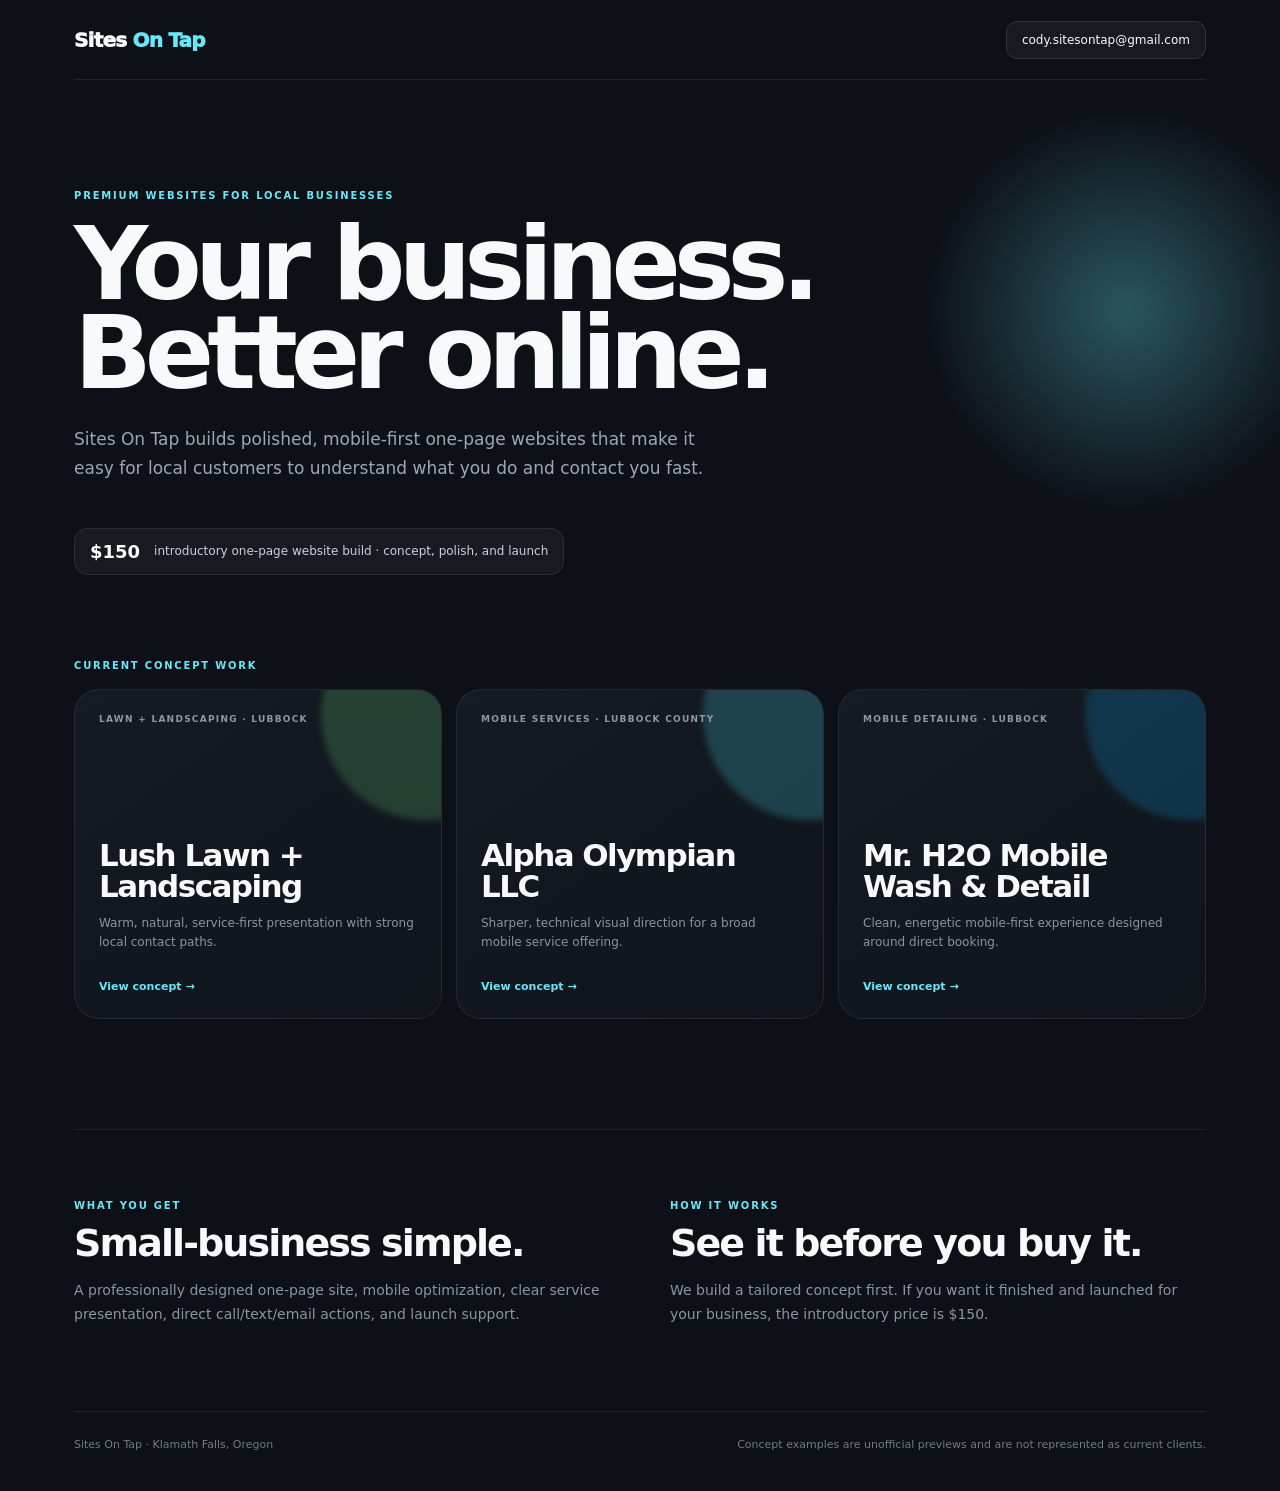
<file: index.html>
<!doctype html><html lang="en"><head><meta charset="utf-8"><meta name="viewport" content="width=device-width,initial-scale=1"><meta name="description" content="Sites On Tap builds polished, mobile-first one-page websites for local businesses."><meta name="theme-color" content="#0d1117"><title>Sites On Tap | Premium Local Business Websites</title><style>
*{box-sizing:border-box}body{margin:0;font-family:Inter,ui-sans-serif,system-ui,-apple-system,BlinkMacSystemFont,"Segoe UI",sans-serif;background:#0d1117;color:#f7f9fb;-webkit-font-smoothing:antialiased}a{color:inherit;text-decoration:none}.shell{max-width:1180px;margin:auto;padding:0 24px}.nav{height:80px;display:flex;align-items:center;justify-content:space-between;border-bottom:1px solid #ffffff14}.brand{font-weight:950;letter-spacing:-.04em;font-size:20px}.brand i{color:#67e8f9;font-style:normal}.nav a:last-child{font-size:12px;padding:11px 15px;border:1px solid #ffffff1c;border-radius:12px;background:#ffffff0b}.hero{padding:110px 0 85px;position:relative}.hero:after{content:"";position:absolute;width:420px;height:420px;border-radius:50%;right:-130px;top:20px;background:radial-gradient(circle,#67e8f952,transparent 68%);filter:blur(6px);z-index:-1}.eyebrow{color:#67e8f9;font-size:10px;letter-spacing:.18em;text-transform:uppercase;font-weight:900}.hero h1{font-size:clamp(55px,8vw,104px);line-height:.87;letter-spacing:-.07em;margin:18px 0 28px;max-width:930px}.hero p{max-width:650px;color:#9ca7b3;font-size:17px;line-height:1.7}.offer{display:inline-flex;gap:14px;align-items:center;margin-top:28px;padding:12px 15px;border-radius:14px;background:#ffffff0b;border:1px solid #ffffff14;font-size:12px;color:#c9d1d9}.offer b{font-size:18px;color:white}.grid{display:grid;grid-template-columns:repeat(3,1fr);gap:14px;padding-bottom:110px}.card{min-height:330px;padding:24px;border-radius:25px;border:1px solid #ffffff14;background:linear-gradient(145deg,#151b23,#0f141b);display:flex;flex-direction:column;justify-content:space-between;overflow:hidden;position:relative;transition:.25s}.card:hover{transform:translateY(-6px);border-color:#67e8f94d}.card:after{content:"";position:absolute;width:210px;height:210px;border-radius:50%;right:-90px;top:-80px;background:var(--glow);filter:blur(3px)}.tag{position:relative;z-index:2;font-size:9px;text-transform:uppercase;letter-spacing:.14em;color:#8d98a5;font-weight:900}.card h2{position:relative;z-index:2;font-size:31px;line-height:1;letter-spacing:-.05em;margin:0 0 12px}.card p{position:relative;z-index:2;color:#8995a2;font-size:12px;line-height:1.6;margin:0}.open{position:relative;z-index:2;margin-top:28px;display:inline-flex;align-items:center;gap:7px;color:#67e8f9;font-size:11px;font-weight:900}.info{border-top:1px solid #ffffff14;padding:70px 0}.info-grid{display:grid;grid-template-columns:1fr 1fr;gap:60px}.info h3{font-size:38px;letter-spacing:-.05em;margin:10px 0}.info p{color:#8995a2;line-height:1.7;font-size:14px}.footer{border-top:1px solid #ffffff14;padding:26px 0 40px;color:#6f7b87;font-size:11px;display:flex;justify-content:space-between;gap:15px;flex-wrap:wrap}@media(max-width:800px){.hero{padding-top:80px}.grid{grid-template-columns:1fr}.card{min-height:250px}.info-grid{grid-template-columns:1fr}.nav{height:68px}.hero h1{font-size:59px}}@media(max-width:430px){.shell{padding:0 16px}.hero h1{font-size:51px}.hero p{font-size:15px}.offer{align-items:flex-start;flex-direction:column;gap:3px}}
</style></head><body><div class="shell"><nav class="nav"><div class="brand">Sites <i>On Tap</i></div><a href="mailto:cody.sitesontap@gmail.com">cody.sitesontap@gmail.com</a></nav><header class="hero"><div class="eyebrow">Premium websites for local businesses</div><h1>Your business.<br>Better online.</h1><p>Sites On Tap builds polished, mobile-first one-page websites that make it easy for local customers to understand what you do and contact you fast.</p><div class="offer"><b>$150</b><span>introductory one-page website build · concept, polish, and launch</span></div></header><main><div class="eyebrow" style="margin-bottom:18px">Current concept work</div><section class="grid"><a class="card" style="--glow:#69db7c35" href="lush-lawn/"><span class="tag">Lawn + Landscaping · Lubbock</span><div><h2>Lush Lawn + Landscaping</h2><p>Warm, natural, service-first presentation with strong local contact paths.</p><span class="open">View concept →</span></div></a><a class="card" style="--glow:#4de3ff35" href="alpha-olympian/"><span class="tag">Mobile Services · Lubbock County</span><div><h2>Alpha Olympian LLC</h2><p>Sharper, technical visual direction for a broad mobile service offering.</p><span class="open">View concept →</span></div></a><a class="card" style="--glow:#0ea5e935" href="mr-h2o/"><span class="tag">Mobile Detailing · Lubbock</span><div><h2>Mr. H2O Mobile Wash & Detail</h2><p>Clean, energetic mobile-first experience designed around direct booking.</p><span class="open">View concept →</span></div></a></section><section class="info"><div class="info-grid"><div><div class="eyebrow">What you get</div><h3>Small-business simple.</h3><p>A professionally designed one-page site, mobile optimization, clear service presentation, direct call/text/email actions, and launch support.</p></div><div><div class="eyebrow">How it works</div><h3>See it before you buy it.</h3><p>We build a tailored concept first. If you want it finished and launched for your business, the introductory price is $150.</p></div></div></section></main><footer class="footer"><span>Sites On Tap · Klamath Falls, Oregon</span><span>Concept examples are unofficial previews and are not represented as current clients.</span></footer></div></body></html>
</file>
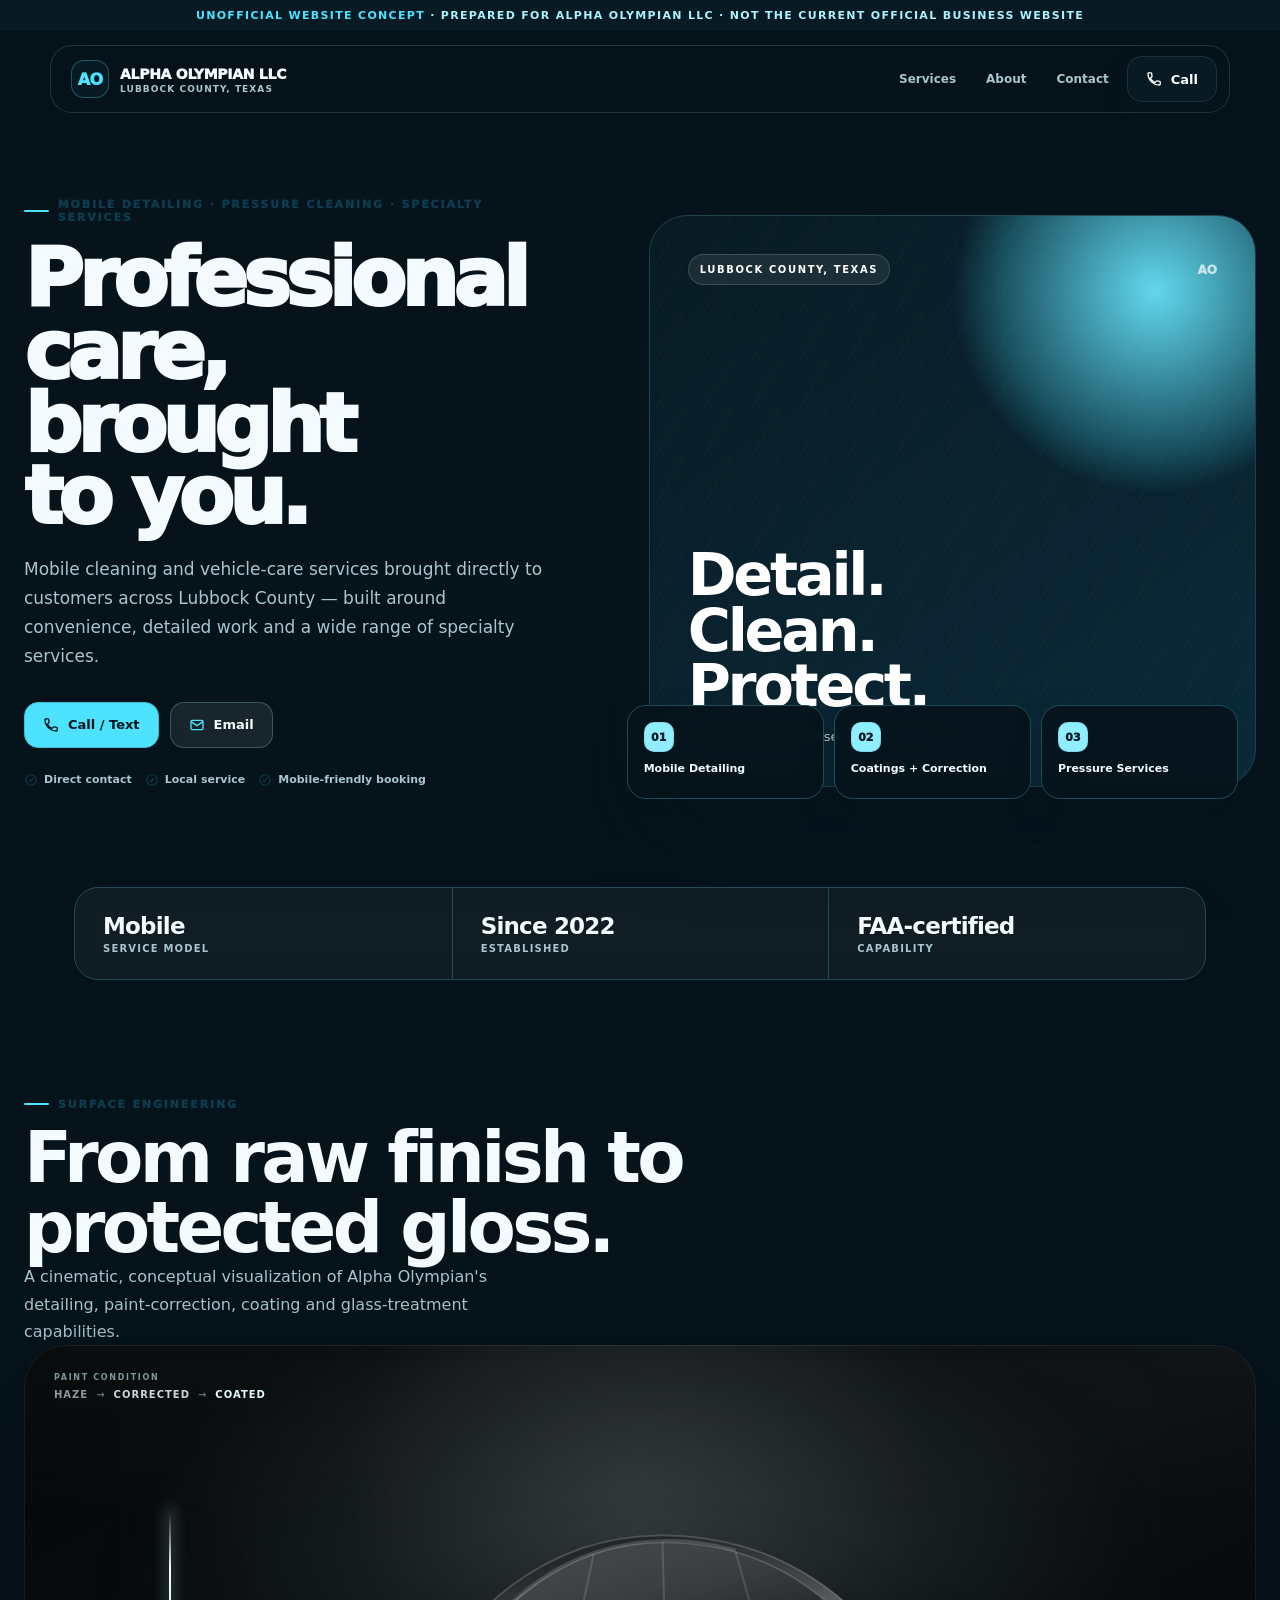
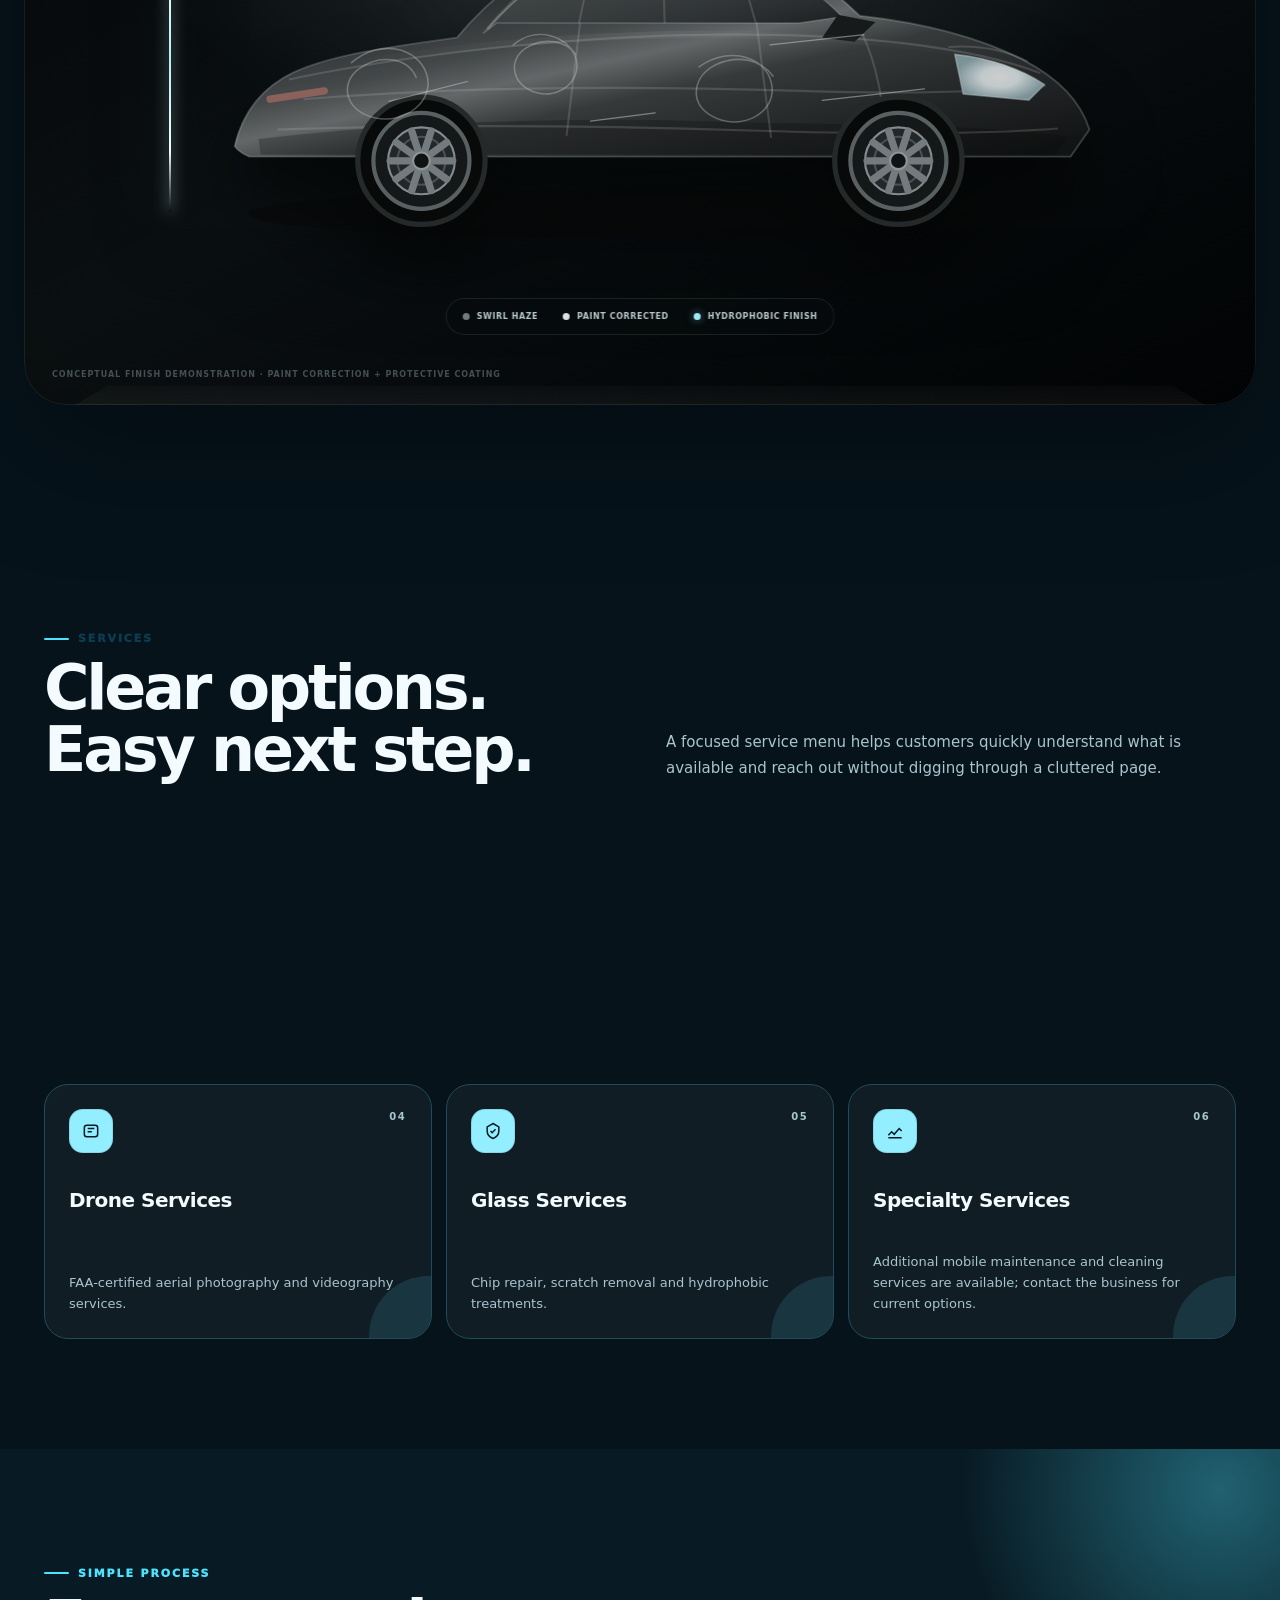
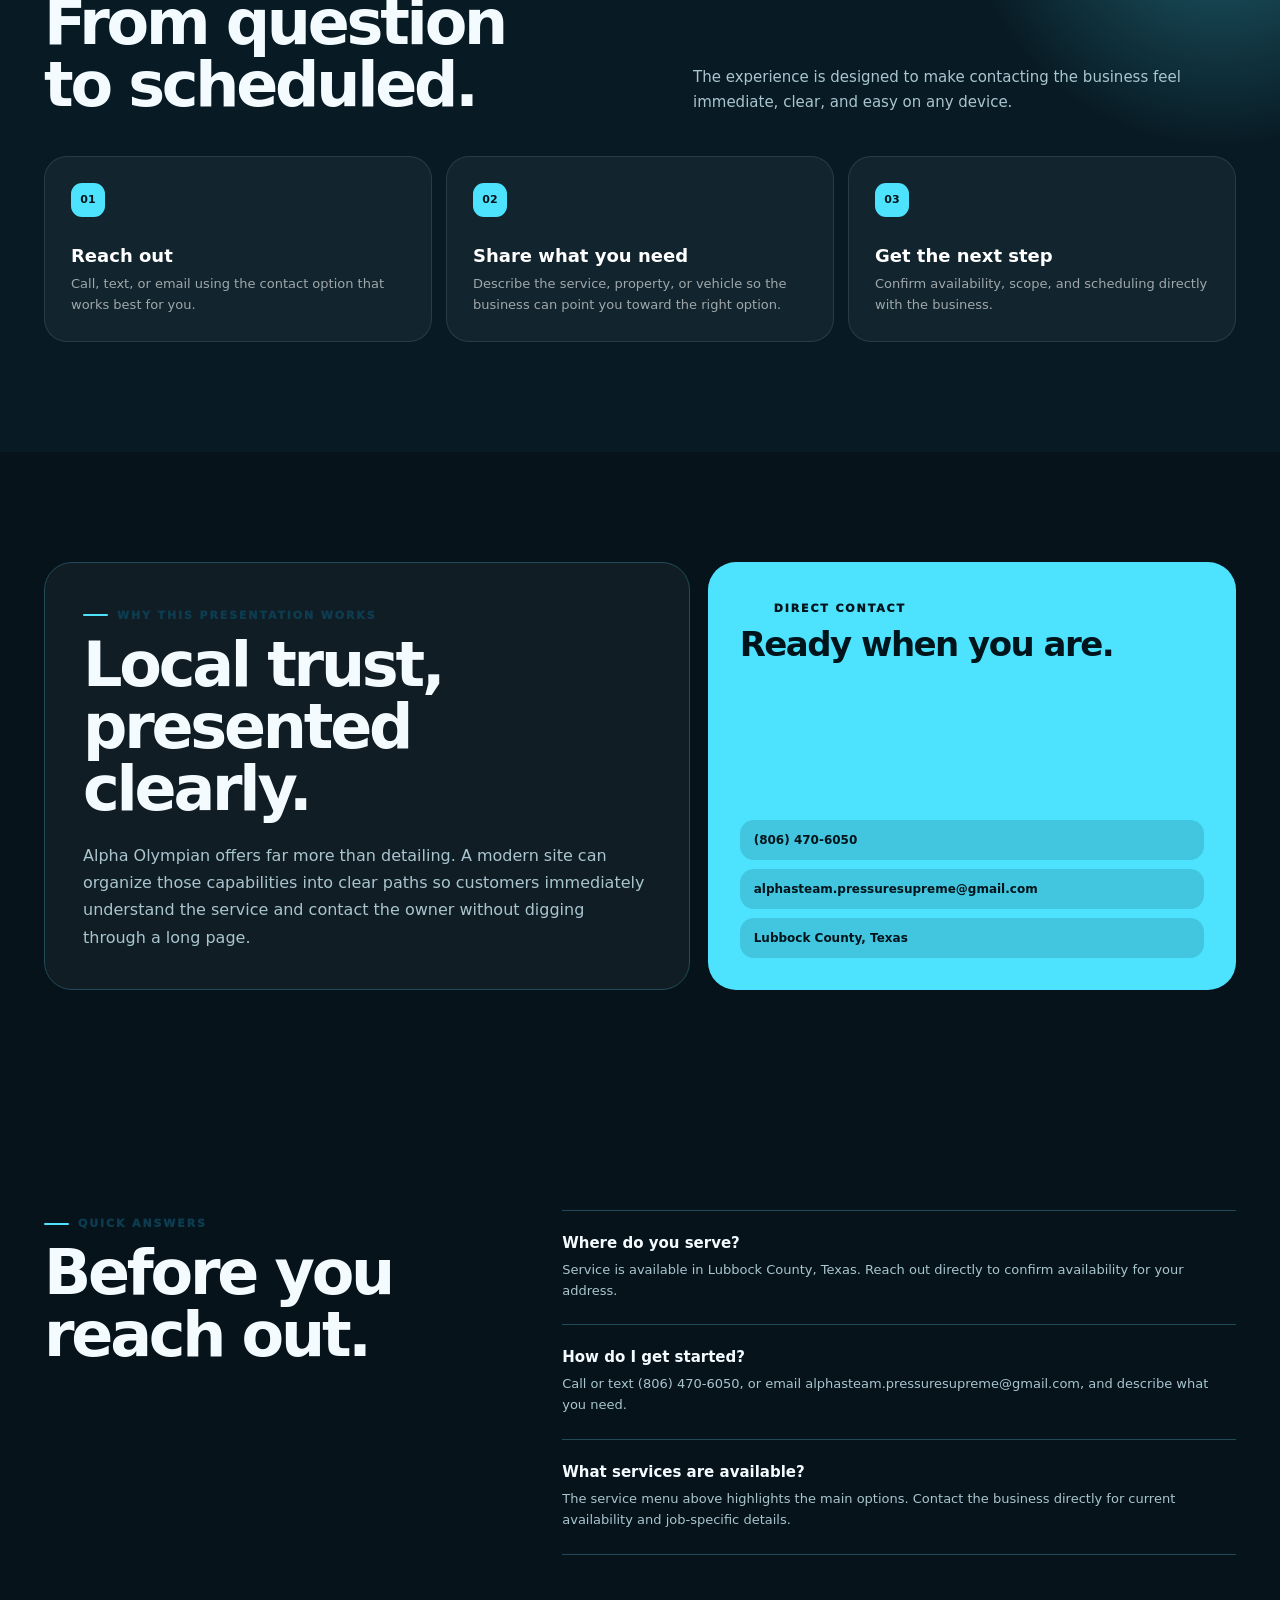
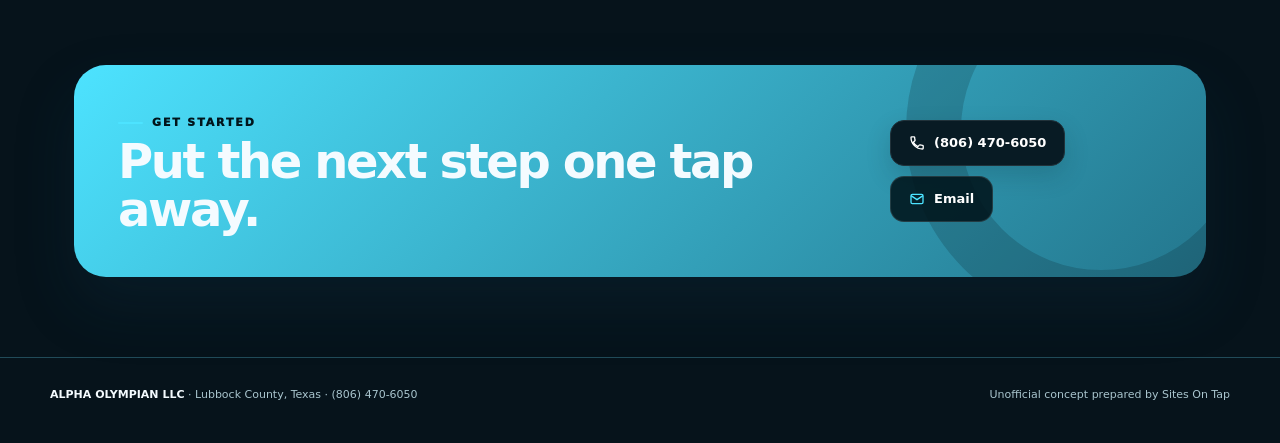
<file: alpha-olympian/index.html>
<!doctype html><html lang="en"><head><meta charset="utf-8"><meta name="viewport" content="width=device-width,initial-scale=1,viewport-fit=cover"><link rel="stylesheet" href="../style.css?v=20260905-2208"><link rel="stylesheet" href="../premium.css?v=20260906-1736"></head><body data-site="alpha"><script src="../site.js?v=20260905-2208"></script><script src="../premium.js?v=20260906-1840"></script></body></html>
</file>
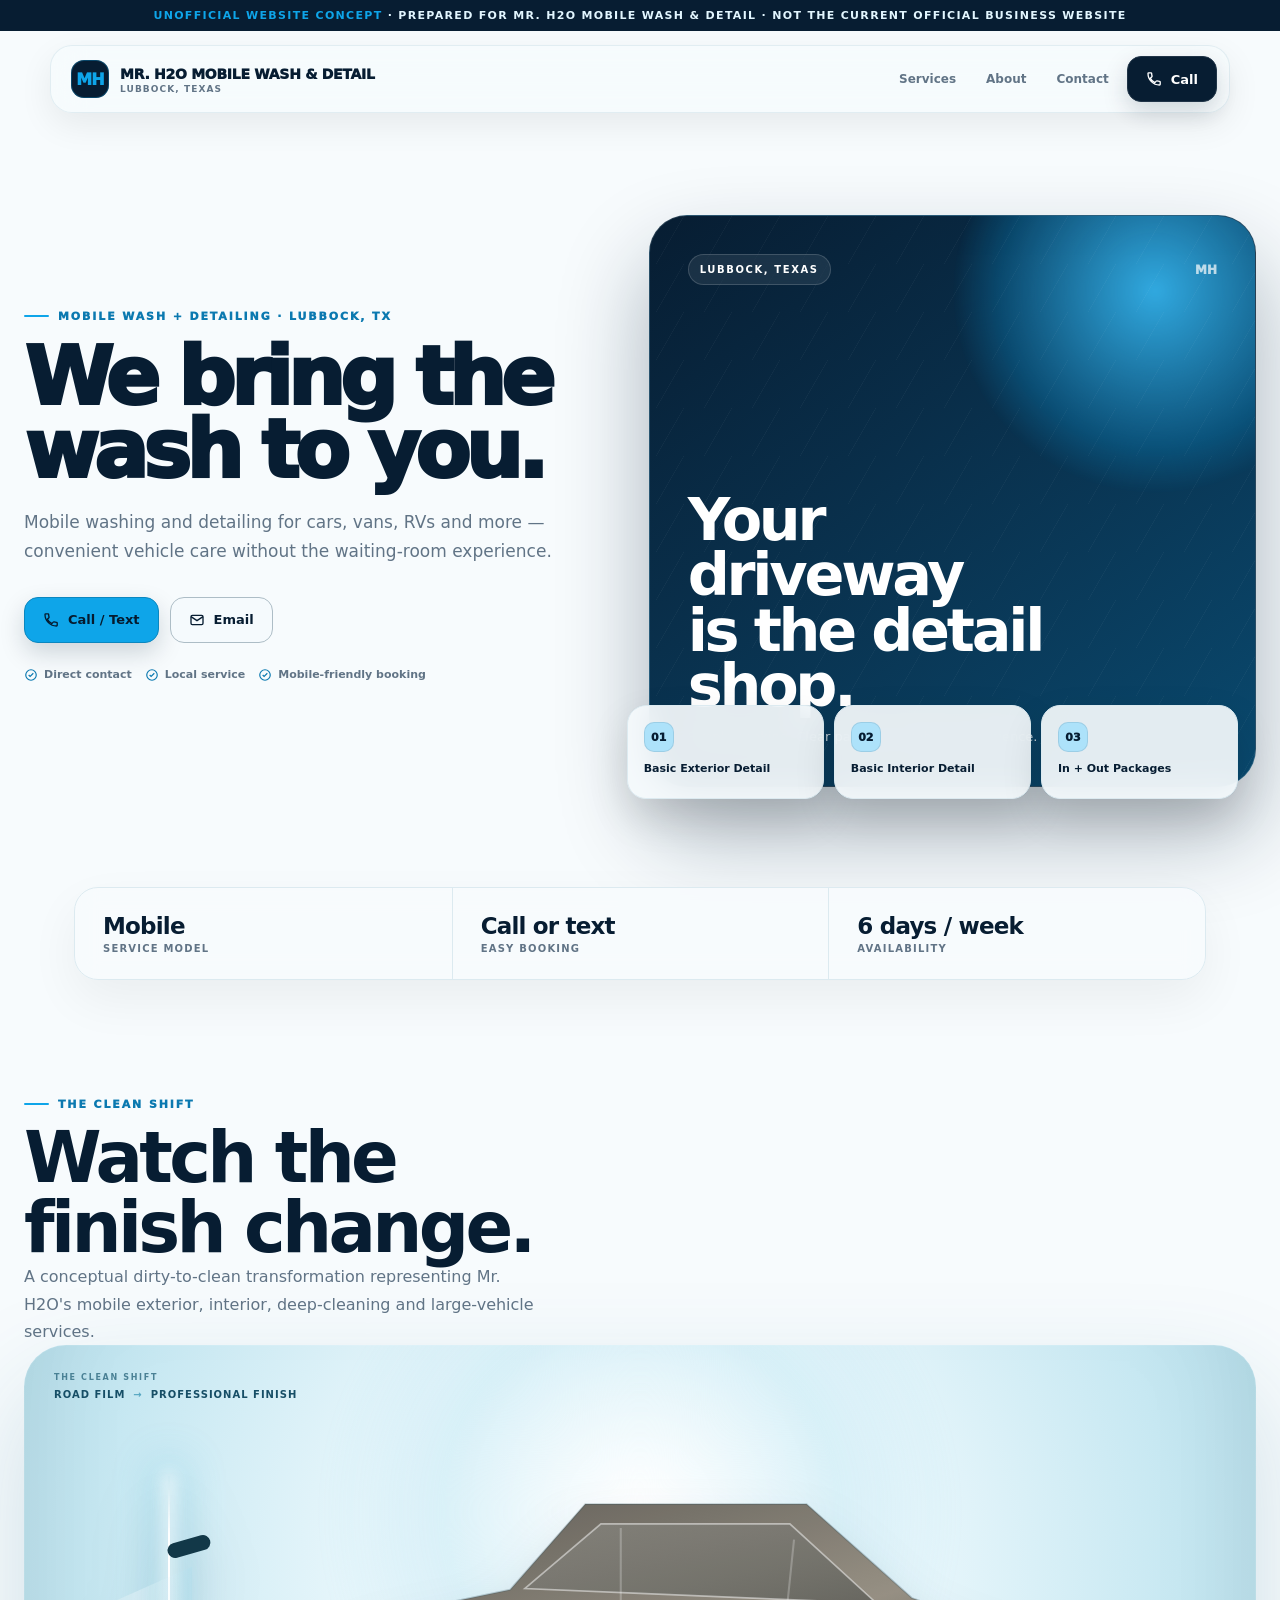
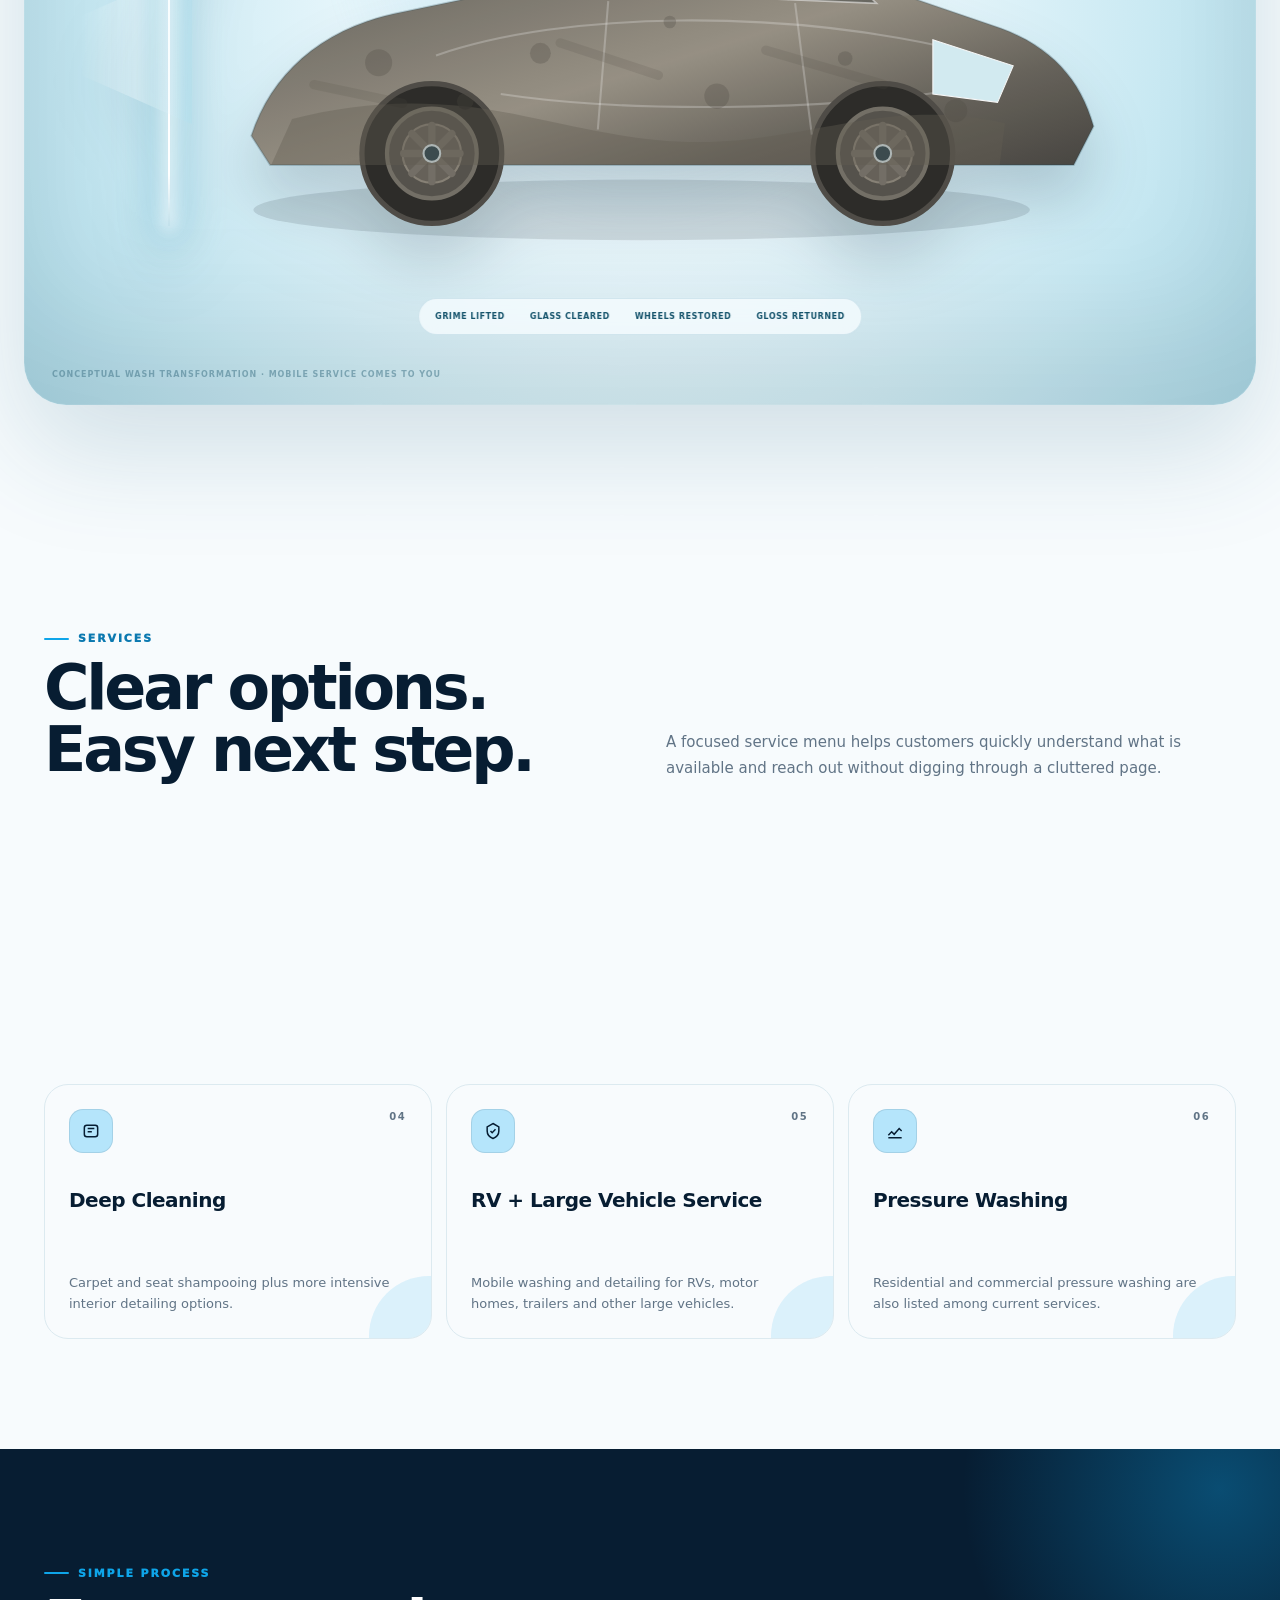
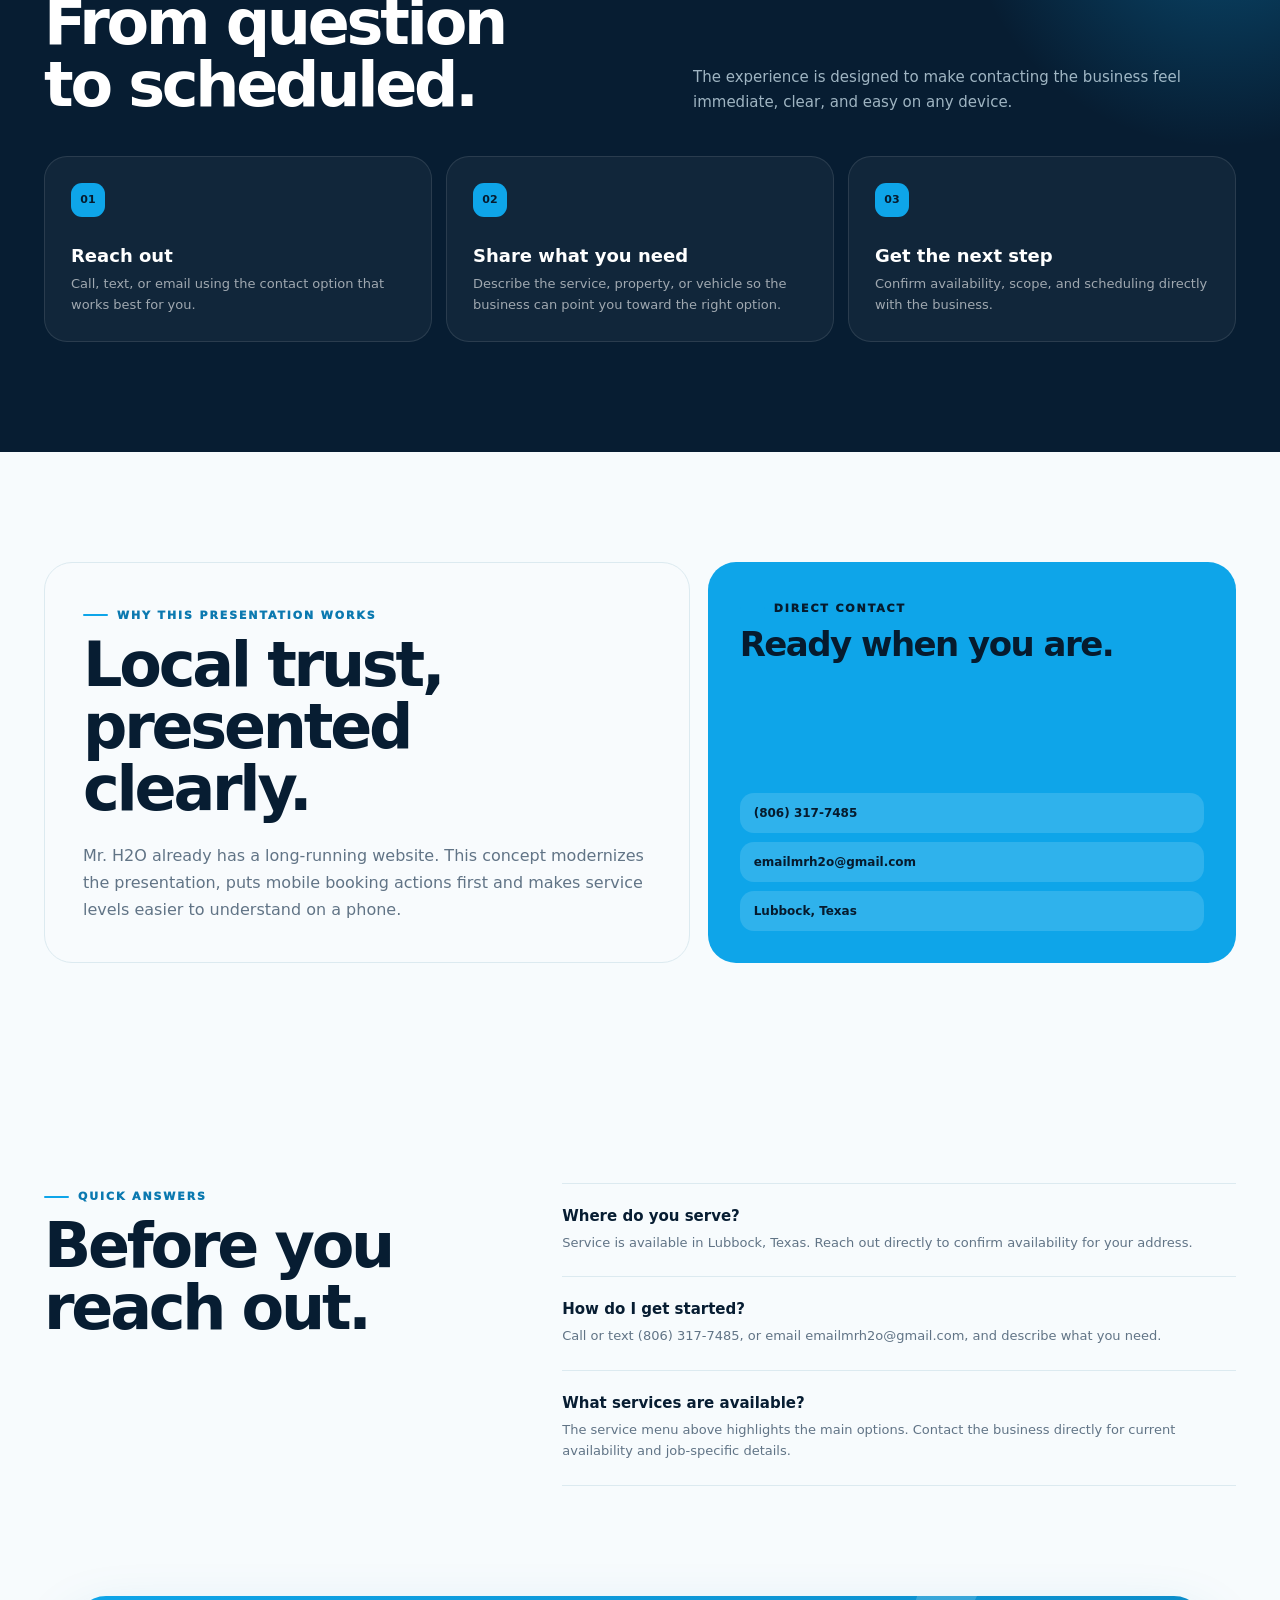
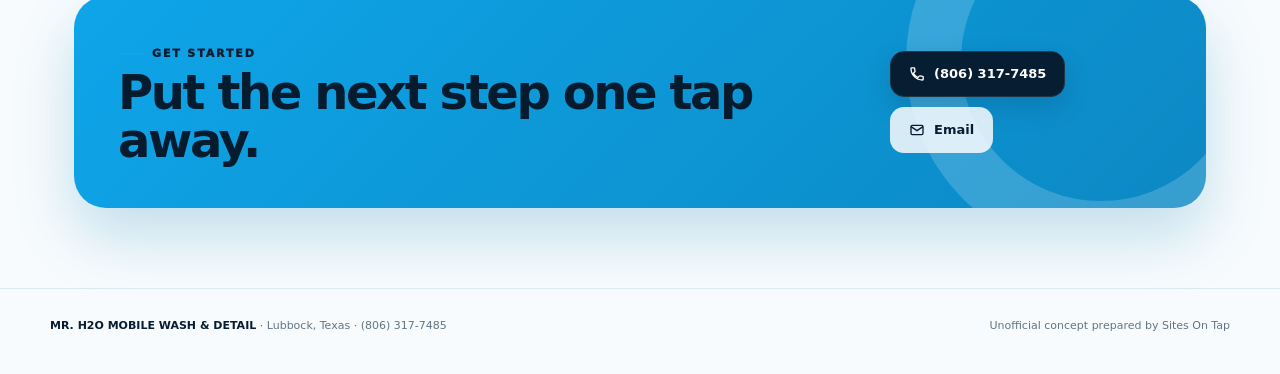
<file: mr-h2o/index.html>
<!doctype html><html lang="en"><head><meta charset="utf-8"><meta name="viewport" content="width=device-width,initial-scale=1,viewport-fit=cover"><link rel="stylesheet" href="../style.css?v=20260905-2208"><link rel="stylesheet" href="../premium.css?v=20260906-1736"></head><body data-site="h2o"><script src="../site.js?v=20260905-2208"></script><script src="../premium.js?v=20260906-1736"></script></body></html>
</file>
<file: style.css>
*{box-sizing:border-box}
:root{--radius:28px;--shadow:0 30px 80px rgba(0,0,0,.14)}
html{scroll-behavior:smooth}
body{margin:0;font-family:Inter,ui-sans-serif,system-ui,-apple-system,BlinkMacSystemFont,"Segoe UI",sans-serif;background:var(--bg);color:var(--ink);-webkit-font-smoothing:antialiased;overflow-x:hidden}
a{text-decoration:none;color:inherit}button,a{-webkit-tap-highlight-color:transparent}
::selection{background:var(--accent);color:var(--ctaInk)}
body:before{content:"";position:fixed;inset:0;pointer-events:none;z-index:-3;background:radial-gradient(circle at 12% -4%,color-mix(in srgb,var(--accent) 18%,transparent),transparent 31%),radial-gradient(circle at 92% 12%,color-mix(in srgb,var(--accent2) 20%,transparent),transparent 30%),linear-gradient(180deg,color-mix(in srgb,var(--soft) 75%,white),var(--bg) 34%,var(--bg));}
body:after{content:"";position:fixed;inset:0;pointer-events:none;z-index:-2;opacity:.12;background-image:radial-gradient(color-mix(in srgb,var(--ink) 25%,transparent) .65px,transparent .65px);background-size:20px 20px;mask-image:linear-gradient(to bottom,black,transparent 68%)}
.concept{position:relative;z-index:30;background:var(--dark);color:color-mix(in srgb,var(--soft) 92%,white);padding:9px 18px;text-align:center;font-size:11px;letter-spacing:.12em;text-transform:uppercase;font-weight:800}
.concept b{color:var(--accent)}
.nav-wrap{position:sticky;top:0;z-index:25;padding:14px 18px 0;pointer-events:none}
.nav{max-width:1180px;margin:auto;min-height:66px;padding:10px 12px 10px 20px;border:1px solid color-mix(in srgb,var(--line) 78%,transparent);border-radius:22px;background:color-mix(in srgb,var(--bg) 78%,transparent);backdrop-filter:blur(18px) saturate(1.2);box-shadow:0 12px 34px rgba(0,0,0,.07);display:flex;align-items:center;justify-content:space-between;gap:16px;pointer-events:auto}
.brand{display:flex;align-items:center;gap:11px;min-width:0}.brand-mark{width:38px;height:38px;border-radius:13px;display:grid;place-items:center;background:var(--dark);color:var(--accent);font-weight:950;letter-spacing:-.05em;box-shadow:inset 0 0 0 1px color-mix(in srgb,var(--accent) 30%,transparent)}.brand-name{font-size:14px;font-weight:950;letter-spacing:-.02em;white-space:nowrap;overflow:hidden;text-overflow:ellipsis}.brand-sub{display:block;margin-top:1px;font-size:9px;letter-spacing:.12em;text-transform:uppercase;color:var(--muted);font-weight:800}
.nav-links{display:flex;align-items:center;gap:6px}.nav-links>a:not(.btn){font-size:12px;font-weight:800;color:var(--muted);padding:11px 12px;border-radius:12px}.nav-links>a:not(.btn):hover{background:var(--soft);color:var(--ink)}
.btn{display:inline-flex;align-items:center;justify-content:center;gap:9px;min-height:46px;padding:0 18px;border-radius:14px;background:var(--dark);color:white;font-size:13px;font-weight:900;border:1px solid color-mix(in srgb,var(--dark) 90%,white);box-shadow:0 10px 24px color-mix(in srgb,var(--dark) 17%,transparent);transition:transform .2s ease,box-shadow .2s ease,background .2s ease}.btn:hover{transform:translateY(-2px);box-shadow:0 14px 30px color-mix(in srgb,var(--dark) 24%,transparent)}.btn svg{width:16px;height:16px}.btn.alt{background:color-mix(in srgb,var(--bg) 90%,var(--soft));color:var(--ink);border-color:color-mix(in srgb,var(--ink) 22%,var(--line));box-shadow:none}.btn.accent{background:var(--accent);color:var(--ctaInk);border-color:color-mix(in srgb,var(--accent) 82%,black)}
.hero{max-width:1180px;margin:0 auto;padding:82px 24px 84px;display:grid;grid-template-columns:1.04fr .96fr;gap:60px;align-items:center;min-height:690px}.eyebrow{display:inline-flex;align-items:center;gap:9px;font-size:11px;letter-spacing:.17em;text-transform:uppercase;color:var(--accent2);font-weight:950}.eyebrow:before{content:"";width:25px;height:2px;border-radius:9px;background:var(--accent)}.hero h1{max-width:720px;margin:18px 0 22px;font-size:clamp(49px,6.6vw,88px);line-height:.93;letter-spacing:-.064em;font-weight:950;text-wrap:balance}.hero p{max-width:620px;margin:0;color:var(--muted);font-size:17px;line-height:1.72}.hero-actions{display:flex;gap:11px;flex-wrap:wrap;margin-top:30px}.micro-trust{display:flex;align-items:center;gap:13px;flex-wrap:wrap;margin-top:25px;color:var(--muted);font-size:11px;font-weight:750}.micro-trust span{display:inline-flex;align-items:center;gap:6px}.micro-trust svg{width:14px;height:14px;color:var(--accent2)}
.hero-art{position:relative;min-height:520px}.art-card{position:absolute;inset:24px 0 0 24px;border-radius:38px;overflow:hidden;background:linear-gradient(145deg,var(--dark),color-mix(in srgb,var(--accent2) 48%,var(--dark)));box-shadow:0 45px 90px color-mix(in srgb,var(--dark) 32%,transparent);border:1px solid color-mix(in srgb,var(--soft) 15%,transparent)}.art-card:before{content:"";position:absolute;width:420px;height:420px;border-radius:50%;right:-110px;top:-135px;background:radial-gradient(circle,color-mix(in srgb,var(--accent) 84%,white),color-mix(in srgb,var(--accent) 28%,transparent) 52%,transparent 68%);filter:blur(2px);opacity:.92}.art-card:after{content:"";position:absolute;inset:0;background:linear-gradient(120deg,transparent 0 44%,rgba(255,255,255,.06) 44.5% 45%,transparent 45.5%);background-size:48px 48px;opacity:.7}.art-inner{position:absolute;inset:0;z-index:2;padding:38px;color:white;display:flex;flex-direction:column;justify-content:space-between}.art-top{display:flex;align-items:center;justify-content:space-between;gap:16px}.art-chip{font-size:10px;text-transform:uppercase;letter-spacing:.16em;font-weight:900;padding:9px 11px;border-radius:999px;border:1px solid rgba(255,255,255,.16);background:rgba(255,255,255,.08);backdrop-filter:blur(10px)}.art-number{font-weight:950;font-size:12px;opacity:.7}.art-number.art-logo{opacity:1;width:50px;height:50px;border-radius:13px;background:white;padding:4px;display:grid;place-items:center;overflow:hidden;box-shadow:0 10px 22px rgba(0,0,0,.12)}.art-number.art-logo img{display:block;width:100%;height:100%;object-fit:contain}.art-copy strong{display:block;max-width:390px;font-size:clamp(35px,4.6vw,61px);line-height:.94;letter-spacing:-.055em}.art-copy span{display:block;margin-top:14px;max-width:380px;font-size:13px;line-height:1.6;opacity:.74}.floating-services{position:absolute;z-index:4;left:-4px;right:18px;bottom:-12px;display:grid;grid-template-columns:repeat(3,1fr);gap:10px}.float-card{min-height:94px;padding:16px;border-radius:19px;background:color-mix(in srgb,var(--bg) 92%,transparent);border:1px solid var(--line);box-shadow:0 18px 42px rgba(0,0,0,.12);backdrop-filter:blur(14px)}.float-card i{display:grid;place-items:center;width:30px;height:30px;border-radius:10px;background:color-mix(in srgb,var(--accent) 24%,var(--soft));color:var(--dark);font-style:normal;font-weight:950;font-size:11px;box-shadow:inset 0 0 0 1px color-mix(in srgb,var(--dark) 10%,transparent)}.float-card b{display:block;margin-top:10px;font-size:11px;line-height:1.25}.orb{position:absolute;border-radius:50%;filter:blur(1px);z-index:-1}.orb.a{width:150px;height:150px;background:color-mix(in srgb,var(--accent) 33%,transparent);left:-35px;top:8px}.orb.b{width:110px;height:110px;background:color-mix(in srgb,var(--accent2) 28%,transparent);right:-20px;bottom:60px}
.trust-wrap{max-width:1180px;margin:-20px auto 0;padding:0 24px}.trust{display:grid;grid-template-columns:repeat(3,1fr);gap:0;border:1px solid var(--line);border-radius:24px;background:color-mix(in srgb,var(--bg) 88%,transparent);overflow:hidden;box-shadow:0 20px 50px rgba(0,0,0,.055);backdrop-filter:blur(12px)}.metric{padding:25px 28px;position:relative}.metric+.metric{border-left:1px solid var(--line)}.metric strong{display:block;font-size:23px;letter-spacing:-.035em}.metric span{display:block;margin-top:4px;color:var(--muted);font-size:10px;font-weight:800;text-transform:uppercase;letter-spacing:.12em}
.section{max-width:1180px;margin:auto;padding:110px 24px}.section-head{display:flex;justify-content:space-between;gap:40px;align-items:end;margin-bottom:34px}.section-head>div:first-child{max-width:720px}.section h2{font-size:clamp(39px,5vw,62px);line-height:1;letter-spacing:-.052em;margin:12px 0 0;text-wrap:balance}.lead{max-width:570px;color:var(--muted);line-height:1.7;font-size:15px;margin:0}.service-grid{display:grid;grid-template-columns:repeat(3,1fr);gap:14px}.service-card{position:relative;min-height:255px;padding:24px;border:1px solid var(--line);border-radius:24px;background:color-mix(in srgb,var(--bg) 90%,white);overflow:hidden;transition:transform .25s ease,border-color .25s ease,box-shadow .25s ease}.service-card:hover{transform:translateY(-5px);border-color:color-mix(in srgb,var(--accent) 45%,var(--line));box-shadow:0 20px 45px rgba(0,0,0,.07)}.service-card:after{content:"";position:absolute;width:120px;height:120px;border-radius:50%;right:-58px;bottom:-58px;background:color-mix(in srgb,var(--accent) 12%,transparent)}.service-icon{width:44px;height:44px;border-radius:14px;display:grid;place-items:center;background:color-mix(in srgb,var(--accent) 20%,var(--soft));color:var(--dark);box-shadow:inset 0 0 0 1px color-mix(in srgb,var(--dark) 10%,transparent)}.service-icon svg{width:20px;height:20px}.service-num{position:absolute;top:26px;right:25px;font-size:10px;font-weight:900;letter-spacing:.14em;color:var(--muted)}.service-card h3{font-size:20px;letter-spacing:-.025em;margin:35px 0 10px}.service-card p{margin:0;color:var(--muted);font-size:13px;line-height:1.6}
.dark-section{background:var(--dark);color:white;position:relative;overflow:hidden}.dark-section:before{content:"";position:absolute;width:560px;height:560px;border-radius:50%;right:-220px;top:-240px;background:radial-gradient(circle,color-mix(in srgb,var(--accent) 35%,transparent),transparent 65%)}.dark-section .section{position:relative;z-index:2}.dark-section .eyebrow{color:var(--accent)}.dark-section .lead{color:color-mix(in srgb,var(--soft) 70%,transparent)}.process{display:grid;grid-template-columns:repeat(3,1fr);gap:14px;margin-top:40px}.step{padding:26px;border-radius:23px;border:1px solid rgba(255,255,255,.1);background:rgba(255,255,255,.045);min-height:185px}.step b{display:grid;place-items:center;width:34px;height:34px;border-radius:11px;background:var(--accent);color:var(--ctaInk);font-size:11px}.step h3{margin:28px 0 8px;font-size:18px}.step p{margin:0;color:rgba(255,255,255,.6);font-size:13px;line-height:1.6}
.about-grid{display:grid;grid-template-columns:1.1fr .9fr;gap:18px;align-items:stretch}.about-panel{padding:38px;border-radius:28px;border:1px solid var(--line);background:color-mix(in srgb,var(--bg) 90%,white)}.about-panel .lead{font-size:16px;max-width:680px}.contact-panel{padding:32px;border-radius:28px;background:var(--accent);color:var(--ctaInk);display:flex;flex-direction:column;justify-content:space-between;gap:38px;min-height:310px}.contact-panel .eyebrow{color:inherit}.contact-panel h3{font-size:34px;line-height:1.02;letter-spacing:-.045em;margin:12px 0 0}.contact-lines{display:grid;gap:9px}.contact-line{padding:13px 14px;border-radius:14px;background:color-mix(in srgb,var(--bg) 14%,transparent);font-size:12px;font-weight:800;word-break:break-word}
.faq{display:grid;grid-template-columns:.82fr 1.18fr;gap:50px;align-items:start}.faq-list{border-top:1px solid var(--line)}.faq-item{padding:23px 0;border-bottom:1px solid var(--line)}.faq-item b{display:block;font-size:15px}.faq-item p{margin:8px 0 0;color:var(--muted);font-size:13px;line-height:1.6}
.cta{max-width:1180px;margin:0 auto 80px;padding:0 24px}.cta-card{position:relative;overflow:hidden;border-radius:32px;padding:44px;background:linear-gradient(135deg,var(--accent),color-mix(in srgb,var(--accent2) 65%,var(--accent)));color:var(--ctaInk);display:flex;align-items:center;justify-content:space-between;gap:28px;box-shadow:0 28px 60px color-mix(in srgb,var(--accent2) 22%,transparent)}.cta-card:after{content:"";position:absolute;width:280px;height:280px;border-radius:50%;right:-90px;top:-130px;border:55px solid color-mix(in srgb,var(--bg) 18%,transparent)}.cta-card> *{position:relative;z-index:2}.cta-card h2{margin:8px 0 0;font-size:clamp(32px,4vw,48px);letter-spacing:-.05em;line-height:1}.cta-actions{display:flex;gap:10px;flex-wrap:wrap}.cta-card .btn{background:var(--dark);color:white}.cta-card .btn.alt{background:color-mix(in srgb,var(--bg) 86%,transparent);color:var(--ink);border-color:transparent}
.footer{border-top:1px solid var(--line);padding:30px 24px 42px;color:var(--muted);font-size:11px}.footer-in{max-width:1180px;margin:auto;display:flex;justify-content:space-between;gap:20px;flex-wrap:wrap}.footer strong{color:var(--ink)}
.mobile-dock{display:none}
.reveal{opacity:0;transform:translateY(14px);transition:opacity .65s ease,transform .65s ease}.reveal.in{opacity:1;transform:none}
@media(max-width:940px){.nav-links>a:not(.btn){display:none}.hero{grid-template-columns:1fr;gap:40px;padding-top:64px;min-height:auto}.hero-art{min-height:480px;max-width:620px;width:100%}.section-head{align-items:start;flex-direction:column}.service-grid{grid-template-columns:repeat(2,1fr)}.about-grid,.faq{grid-template-columns:1fr}.process{grid-template-columns:1fr}.step{min-height:auto}.cta-card{align-items:flex-start;flex-direction:column}.trust{grid-template-columns:1fr 1fr 1fr}}
@media(max-width:620px){
body{padding-bottom:24px}
.concept{font-size:9px;padding:8px 10px;letter-spacing:.09em}
.nav-wrap{position:relative;top:auto;padding:9px 10px 0}
.nav{min-height:58px;padding:8px 9px 8px 13px;border-radius:17px}
.brand-mark{width:34px;height:34px;border-radius:11px}.brand-mark.has-logo{padding:2px}
.brand-name{font-size:12px;max-width:170px}.brand-sub{font-size:8px}.nav .btn{min-height:40px;padding:0 12px;font-size:11px}
.hero{padding:38px 17px 44px;gap:26px;min-height:0}
.hero h1{font-size:clamp(43px,13.5vw,62px);margin-top:15px;line-height:.94}.hero p{font-size:15px}
.hero-actions{display:grid;grid-template-columns:1fr 1fr;gap:9px}.hero-actions .btn{width:100%;min-width:0;padding:0 12px}
.micro-trust{font-size:10px;gap:9px 12px;margin-top:20px}
.hero-art{min-height:0;width:100%;display:flex;flex-direction:column;gap:10px}
.art-card{position:relative;inset:auto;width:100%;min-height:0;border-radius:27px}
.art-inner{position:relative;inset:auto;min-height:0;padding:24px;display:grid;grid-template-rows:auto auto;gap:72px}
.art-chip{font-size:9px;padding:8px 10px}.art-number{font-size:11px}.art-number.art-logo{width:42px;height:42px;border-radius:11px;padding:3px}
.art-copy strong{font-size:clamp(34px,10.8vw,46px);line-height:.94}.art-copy span{font-size:11px;margin-top:10px;line-height:1.45}
.floating-services{position:relative;left:auto;right:auto;bottom:auto;display:grid;grid-template-columns:repeat(3,minmax(0,1fr));gap:7px;margin:0}
.float-card{min-height:74px;padding:10px;border-radius:14px;box-shadow:0 10px 24px rgba(0,0,0,.09)}
.float-card i{width:25px;height:25px;font-size:9px;border-radius:9px}.float-card b{font-size:9px;line-height:1.2;margin-top:7px;overflow-wrap:anywhere}
.trust-wrap{margin:14px auto 0;padding:0 14px}.trust{grid-template-columns:1fr;border-radius:19px}.metric{padding:17px 20px}.metric+.metric{border-left:0;border-top:1px solid var(--line)}.metric strong{font-size:19px}
.section{padding:64px 17px}.section h2{font-size:38px}.service-grid{grid-template-columns:1fr}.service-card{min-height:200px}
.dark-section .section{padding-top:68px;padding-bottom:68px}.about-panel,.contact-panel{padding:24px;border-radius:22px}.contact-panel h3{font-size:29px}.faq{gap:26px}
.cta{padding:0 14px;margin-bottom:34px}.cta-card{padding:28px 22px;border-radius:24px}.cta-actions{width:100%;display:grid;grid-template-columns:1fr 1fr}.cta-actions .btn{width:100%;padding:0 10px}
.footer{padding-bottom:26px}.mobile-dock{display:none!important}
}
@media(prefers-reduced-motion:reduce){html{scroll-behavior:auto}.reveal{opacity:1;transform:none;transition:none}.btn{transition:none}}
/* Mobile/contrast QA fixes */
.theme-dark{color:#f4fbff}
.theme-dark .nav{background:rgba(6,19,27,.88);border-color:rgba(164,241,255,.16)}
.theme-dark .brand-name,.theme-dark .service-card h3,.theme-dark .metric strong,.theme-dark .faq-item b,.theme-dark .footer strong,.theme-dark h1,.theme-dark h2{color:#f4fbff}
.theme-dark .brand-sub,.theme-dark .hero p,.theme-dark .lead,.theme-dark .service-card p,.theme-dark .metric span,.theme-dark .faq-item p,.theme-dark .micro-trust,.theme-dark .footer{color:#a9c5ce}
.theme-dark .btn.alt{background:rgba(255,255,255,.08);color:#f4fbff;border-color:rgba(164,241,255,.24)}
.theme-dark .btn.alt svg{color:#4de3ff}
.theme-dark .service-card,.theme-dark .about-panel,.theme-dark .trust{background:rgba(255,255,255,.045);border-color:#214b59}
.theme-dark .float-card{background:rgba(6,19,27,.90);color:#f4fbff;border-color:#214b59}
.theme-dark .contact-panel,.theme-dark .contact-panel a{color:var(--ctaInk)}
.theme-dark .cta-card .btn.alt{background:rgba(0,20,27,.88);color:#fff;border-color:rgba(255,255,255,.12)}
#services,#about,#contact,.faq{scroll-margin-top:100px}
@media(max-width:620px){
  body{padding-bottom:0}
  .mobile-dock{display:none!important}
  .reveal{opacity:1!important;transform:none!important;transition:none!important}
  #about{padding-bottom:44px}
  .faq{padding-top:44px}
  .service-card{min-height:0}
  .hero-art{margin-bottom:10px}
  .floating-services{bottom:0}
  .footer{padding-bottom:34px}
}

.service-icon svg,.float-card svg,.btn svg{stroke:currentColor}.service-icon svg{opacity:1}.contact-line{position:relative;z-index:1}
@media(max-width:620px){.footer{padding-bottom:calc(96px + env(safe-area-inset-bottom))}.cta{margin-bottom:64px}.section,.trust-wrap{scroll-margin-top:16px}}

.brand-mark.has-logo{background:white;padding:3px;overflow:hidden}.brand-mark.has-logo img{display:block;width:100%;height:100%;object-fit:contain;border-radius:9px}
@media(max-width:620px){.brand-mark.has-logo{padding:2px}}

/* === Sites On Tap cinematic v2 === */
.showcase{min-height:620px;border-radius:42px;box-shadow:0 42px 110px rgba(0,0,0,.16);transform-style:preserve-3d;overflow:hidden}
.showcase:after{content:"";position:absolute;inset:0;pointer-events:none;border-radius:inherit;box-shadow:inset 0 0 0 1px rgba(255,255,255,.08),inset 0 -80px 120px rgba(0,0,0,.08)}
.showcase-note{position:absolute;left:28px;bottom:22px;z-index:20;font-size:9px;font-weight:850;letter-spacing:.14em;text-transform:uppercase;opacity:.55}
.signature-head h2{max-width:820px;font-size:clamp(46px,5.5vw,76px)}
.signature-head .lead{font-size:16px;max-width:520px}
.site-alpha .signature{max-width:1320px}.site-lush .signature{max-width:1320px}.site-h2o .signature{max-width:1320px}
/* Alpha: cinematic finish lab */
.stage-alpha{background:radial-gradient(circle at 72% 22%,rgba(77,227,255,.22),transparent 27%),radial-gradient(circle at 17% 82%,rgba(13,60,80,.65),transparent 34%),linear-gradient(145deg,#020a0e 0%,#071821 55%,#02090d 100%);border-color:rgba(164,241,255,.18);color:#effdff}
.alpha-grid{position:absolute;inset:0;background-image:linear-gradient(rgba(77,227,255,.045) 1px,transparent 1px),linear-gradient(90deg,rgba(77,227,255,.045) 1px,transparent 1px);background-size:56px 56px;mask-image:linear-gradient(to bottom,rgba(0,0,0,.75),transparent 88%);transform:perspective(800px) rotateX(65deg) scale(1.5) translateY(26%);transform-origin:bottom}
.alpha-halo{position:absolute;width:620px;height:620px;border-radius:50%;left:50%;top:50%;transform:translate(-50%,-46%);background:radial-gradient(circle,rgba(77,227,255,.18),rgba(77,227,255,.05) 42%,transparent 69%);filter:blur(4px);animation:cinemaPulse 5.5s ease-in-out infinite}
.alpha-label{position:absolute;top:28px;left:30px;font-size:10px;font-weight:900;letter-spacing:.22em;color:#7fddee;z-index:6}
.alpha-depth{position:absolute;left:12%;right:12%;top:20%;height:46%;border-radius:50%;border:1px solid rgba(164,241,255,.18);transform:perspective(900px) rotateX(72deg);filter:drop-shadow(0 0 18px rgba(77,227,255,.08));animation:depthBreathe 6s ease-in-out infinite}
.alpha-depth.d2{left:18%;right:18%;top:25%;opacity:.62;animation-delay:-2s}.alpha-depth.d3{left:24%;right:24%;top:30%;opacity:.38;animation-delay:-4s}
.alpha-vehicle{position:absolute;left:8%;right:8%;top:21%;z-index:7;filter:drop-shadow(0 35px 35px rgba(0,0,0,.48));transform:translateZ(40px)}
.alpha-vehicle svg{width:100%;height:auto;overflow:visible}.alpha-body{filter:url(#alphaGlow)}
.alpha-shine{position:absolute;inset:8% 5% 15%;background:linear-gradient(110deg,transparent 35%,rgba(255,255,255,.82) 48%,rgba(77,227,255,.55) 51%,transparent 62%);mix-blend-mode:screen;transform:translateX(-125%) skewX(-12deg);animation:alphaGloss 5.8s cubic-bezier(.55,.05,.22,1) infinite;clip-path:polygon(8% 39%,27% 24%,43% 20%,56% 4%,75% 9%,91% 36%,100% 55%,95% 76%,7% 76%,0 57%)}
.alpha-scanline{position:absolute;top:17%;bottom:20%;width:2px;left:13%;z-index:9;background:linear-gradient(transparent,#bffaff 18%,#4de3ff 50%,#bffaff 82%,transparent);box-shadow:0 0 20px #4de3ff,0 0 48px rgba(77,227,255,.55);animation:scanCar 5.8s cubic-bezier(.55,.05,.22,1) infinite}
.alpha-pills{position:absolute;z-index:12;left:50%;bottom:76px;transform:translateX(-50%);display:flex;gap:10px;white-space:nowrap}.alpha-pills span{padding:11px 15px;border:1px solid rgba(164,241,255,.16);border-radius:999px;background:rgba(5,22,30,.62);backdrop-filter:blur(16px);font-size:10px;font-weight:850;letter-spacing:.08em;text-transform:uppercase;color:#bdeff6;box-shadow:0 12px 30px rgba(0,0,0,.16)}
.alpha-readout{position:absolute;right:30px;top:28px;z-index:10;display:flex;align-items:center;gap:8px;font-size:9px;letter-spacing:.14em;color:#80cad6}.alpha-readout i{width:20px;height:1px;background:#4de3ff;box-shadow:0 0 8px #4de3ff}
.stage-alpha .showcase-note{color:#7fa9b2}
/* Lush: animated property reveal */
.stage-lush{background:#dfeccf;border-color:#d1dfc6;color:#15301d;isolation:isolate}.lush-sky{position:absolute;inset:0 0 38%;background:linear-gradient(180deg,#eff6df 0%,#d8ebc6 72%,#bfdda9);z-index:-3}.lush-sun{position:absolute;width:260px;height:260px;border-radius:50%;right:6%;top:4%;background:radial-gradient(circle,#fff5b8 0 14%,rgba(255,240,154,.5) 32%,rgba(255,240,154,.08) 58%,transparent 72%);animation:cinemaPulse 7s ease-in-out infinite;z-index:-2}.lush-scene{position:absolute;inset:8% 3% 8%;display:grid;place-items:center}.lush-scene svg{width:100%;height:100%;filter:drop-shadow(0 28px 32px rgba(45,73,43,.12))}.lush-base{filter:saturate(.42) contrast(.88);opacity:.72}.lush-after{clip-path:inset(0 100% 0 0);animation:yardReveal 7.5s cubic-bezier(.72,0,.25,1) infinite}.lush-wipe{position:absolute;top:10%;bottom:10%;width:2px;left:4%;background:linear-gradient(transparent,#fff 20%,#f5ffcb 52%,#fff 80%,transparent);box-shadow:0 0 20px rgba(255,255,224,.95),0 0 54px rgba(183,224,139,.75);z-index:8;animation:yardSweep 7.5s cubic-bezier(.72,0,.25,1) infinite}.lush-irrigation{position:absolute;left:12%;right:12%;bottom:13%;height:42px;z-index:9}.lush-irrigation .pipe{position:absolute;left:0;right:0;top:20px;height:3px;border-radius:4px;background:linear-gradient(90deg,rgba(53,124,77,.35),#2d7f52,rgba(53,124,77,.35));box-shadow:0 0 10px rgba(45,127,82,.22)}.lush-irrigation i{position:absolute;left:var(--x);top:12px;width:18px;height:18px;border-radius:50%;background:#8bdcff;border:4px solid #3f7e63;box-shadow:0 0 0 0 rgba(90,201,240,.45);animation:dripPulse 2.4s ease-out infinite}.lush-irrigation i:nth-of-type(2){animation-delay:-.6s}.lush-irrigation i:nth-of-type(3){animation-delay:-1.2s}.lush-irrigation i:nth-of-type(4){animation-delay:-1.8s}.lush-copy{position:absolute;left:28px;right:28px;top:26px;z-index:12;display:flex;justify-content:space-between;align-items:center;font-size:9px;font-weight:900;letter-spacing:.17em;color:#44664b}.lush-copy b{font-size:11px;letter-spacing:.2em}.lush-pills{position:absolute;left:50%;bottom:72px;transform:translateX(-50%);z-index:12;display:flex;gap:9px}.lush-pills span{padding:10px 14px;border-radius:999px;border:1px solid rgba(30,95,52,.14);background:rgba(247,250,237,.76);backdrop-filter:blur(12px);box-shadow:0 10px 24px rgba(53,75,45,.09);font-size:10px;font-weight:900;text-transform:uppercase;letter-spacing:.08em;white-space:nowrap}.stage-lush .showcase-note{color:#496552}
/* H2O: dirty-to-clean transformation */
.stage-h2o{background:radial-gradient(circle at 50% 40%,#f7fdff 0,#e4f7ff 35%,#b8e7f7 70%,#9fd8eb 100%);border-color:#b6deea;color:#071d32}.h2o-grid{position:absolute;inset:0;background-image:radial-gradient(circle at center,rgba(14,165,233,.10) 0 1px,transparent 1.5px);background-size:24px 24px;mask-image:linear-gradient(to bottom,rgba(0,0,0,.65),transparent)}.h2o-foam{position:absolute;left:-8%;right:-8%;bottom:-26%;height:48%;border-radius:50%;background:radial-gradient(ellipse at center,rgba(255,255,255,.95),rgba(223,245,255,.9) 44%,rgba(255,255,255,0) 70%);filter:blur(2px)}.h2o-vehicle{position:absolute;left:7%;right:7%;top:20%;z-index:5;filter:drop-shadow(0 30px 28px rgba(7,29,50,.18))}.h2o-vehicle svg{width:100%;height:auto}.h2o-washline{position:absolute;left:8%;right:8%;top:18%;bottom:22%;z-index:7;overflow:hidden;pointer-events:none}.h2o-washline:before{content:"";position:absolute;top:-5%;bottom:-5%;width:3px;left:8%;background:#fff;box-shadow:0 0 18px 5px rgba(255,255,255,.85),0 0 54px 18px rgba(14,165,233,.28);animation:cleanSweep 6.3s cubic-bezier(.62,.02,.26,1) infinite}.h2o-washline span{position:absolute;inset:0;background:linear-gradient(105deg,transparent 0 43%,rgba(255,255,255,.45) 48%,rgba(14,165,233,.18) 51%,transparent 58%);transform:translateX(-125%);animation:cleanFlash 6.3s cubic-bezier(.62,.02,.26,1) infinite}.h2o-spray{position:absolute;inset:12% 7% 20%;z-index:8;overflow:hidden;pointer-events:none}.h2o-spray i{position:absolute;width:8px;height:17px;border-radius:70% 70% 60% 60%;background:linear-gradient(#fff,#51c7ee);opacity:.8;animation:dropFall 2.7s linear infinite}.h2o-spray i:nth-child(1){left:12%;animation-delay:-.3s}.h2o-spray i:nth-child(2){left:24%;animation-delay:-1.1s;width:5px;height:11px}.h2o-spray i:nth-child(3){left:42%;animation-delay:-2s}.h2o-spray i:nth-child(4){left:57%;animation-delay:-.8s;width:6px;height:13px}.h2o-spray i:nth-child(5){left:71%;animation-delay:-1.7s}.h2o-spray i:nth-child(6){left:82%;animation-delay:-2.4s;width:5px;height:10px}.h2o-spray i:nth-child(7){left:91%;animation-delay:-1.4s}.h2o-badge{position:absolute;z-index:12;left:30px;top:28px;display:grid;grid-template-columns:auto auto;grid-template-rows:auto auto;column-gap:11px;align-items:center;padding:11px 14px;border-radius:18px;background:rgba(255,255,255,.68);border:1px solid rgba(255,255,255,.65);backdrop-filter:blur(18px);box-shadow:0 12px 26px rgba(7,29,50,.08)}.h2o-badge b{grid-row:1/3;display:grid;place-items:center;width:42px;height:42px;border-radius:13px;background:#071d32;color:white;font-size:14px}.h2o-badge span{font-size:11px;font-weight:900}.h2o-badge small{font-size:9px;color:#617486}.h2o-pills{position:absolute;z-index:12;right:26px;bottom:70px;display:grid;grid-template-columns:repeat(2,auto);gap:8px}.h2o-pills span{padding:10px 13px;border-radius:999px;background:rgba(255,255,255,.72);border:1px solid rgba(255,255,255,.8);backdrop-filter:blur(14px);font-size:9px;font-weight:900;letter-spacing:.07em;text-transform:uppercase;box-shadow:0 8px 20px rgba(7,29,50,.07)}
/* Stage motion */
@keyframes cinemaPulse{0%,100%{transform:scale(.96);opacity:.7}50%{transform:scale(1.05);opacity:1}}
@keyframes depthBreathe{0%,100%{transform:perspective(900px) rotateX(72deg) scale(.96);opacity:.45}50%{transform:perspective(900px) rotateX(72deg) scale(1.04);opacity:.8}}
@keyframes alphaGloss{0%,18%{transform:translateX(-135%) skewX(-12deg)}58%,100%{transform:translateX(135%) skewX(-12deg)}}
@keyframes scanCar{0%,18%{left:13%;opacity:0}22%{opacity:1}58%{left:87%;opacity:1}62%,100%{left:87%;opacity:0}}
@keyframes yardReveal{0%,15%{clip-path:inset(0 100% 0 0)}60%,86%{clip-path:inset(0 0 0 0)}100%{clip-path:inset(0 100% 0 0)}}
@keyframes yardSweep{0%,15%{left:4%;opacity:0}18%{opacity:1}60%,86%{left:96%;opacity:1}90%,100%{left:96%;opacity:0}}
@keyframes dripPulse{0%{box-shadow:0 0 0 0 rgba(90,201,240,.55)}65%,100%{box-shadow:0 0 0 18px rgba(90,201,240,0)}}
@keyframes cleanSweep{0%,14%{left:8%;opacity:0}18%{opacity:1}62%,88%{left:92%;opacity:1}92%,100%{left:92%;opacity:0}}
@keyframes cleanFlash{0%,14%{transform:translateX(-125%)}62%,100%{transform:translateX(125%)}}
@keyframes dropFall{0%{transform:translateY(-40px) scale(.7);opacity:0}12%{opacity:.85}100%{transform:translateY(430px) scale(1.1);opacity:0}}
/* Desktop hero gets more editorial scale */
@media(min-width:941px){.hero{max-width:1320px;padding-top:84px;padding-bottom:120px;grid-template-columns:minmax(0,.92fr) minmax(520px,1.08fr);gap:74px}.hero h1{font-size:clamp(62px,6.3vw,102px);line-height:.9}.hero-art{min-height:590px}.art-card{inset:18px 0 0 18px}.section{max-width:1240px}.signature{max-width:1320px}.signature-stage{min-height:650px}}
@media(max-width:940px){.showcase{min-height:560px}.signature-head{grid-template-columns:1fr;gap:18px}.alpha-vehicle,.h2o-vehicle{left:2%;right:2%;top:24%}.alpha-pills{bottom:68px}.lush-scene{inset:12% 1% 9%}}
@media(max-width:620px){.signature{padding-top:58px;padding-bottom:58px}.signature-head{margin-bottom:20px}.signature-head h2{font-size:40px;line-height:.97}.signature-head .lead{font-size:14px}.showcase{min-height:510px;border-radius:27px;transform:none!important}.showcase-note{left:16px;right:16px;bottom:14px;font-size:7px;line-height:1.4}.alpha-label{left:17px;top:18px;font-size:8px}.alpha-readout{display:none}.alpha-depth{left:4%;right:4%;top:28%;height:34%}.alpha-depth.d2{left:10%;right:10%;top:31%}.alpha-depth.d3{left:17%;right:17%;top:34%}.alpha-vehicle{left:-11%;right:-11%;top:29%}.alpha-pills{left:14px;right:14px;bottom:48px;transform:none;display:grid;grid-template-columns:1fr 1fr;white-space:normal}.alpha-pills span{font-size:7px;padding:9px 8px;text-align:center}.alpha-pills span:last-child{grid-column:1/-1}.lush-copy{left:15px;right:15px;top:16px}.lush-copy b{display:none}.lush-scene{inset:13% -14% 12%}.lush-irrigation{left:8%;right:8%;bottom:14%}.lush-pills{left:14px;right:14px;bottom:48px;transform:none;display:grid;grid-template-columns:repeat(3,1fr);gap:5px}.lush-pills span{font-size:7px;padding:8px 5px;text-align:center}.h2o-vehicle{left:-12%;right:-12%;top:29%}.h2o-badge{left:15px;top:16px;padding:8px 10px}.h2o-badge b{width:34px;height:34px;font-size:11px}.h2o-pills{left:14px;right:14px;bottom:47px;grid-template-columns:1fr 1fr}.h2o-pills span{font-size:7px;text-align:center;padding:8px 6px}.h2o-spray{inset:10% 0 18%}}
@media(prefers-reduced-motion:reduce){.alpha-halo,.alpha-depth,.alpha-shine,.alpha-scanline,.lush-after,.lush-wipe,.lush-irrigation i,.h2o-washline:before,.h2o-washline span,.h2o-spray i{animation:none!important}.lush-after{clip-path:inset(0 0 0 0)}.lush-wipe{display:none}}
</file>
<file: premium.css>
:root{--sat:env(safe-area-inset-top,0px);--sar:env(safe-area-inset-right,0px);--sab:env(safe-area-inset-bottom,0px);--sal:env(safe-area-inset-left,0px)}html{scroll-padding-top:calc(94px + var(--sat));background:var(--bg)}body{min-height:100svh;padding-inline:var(--sal) var(--sar)}.concept{padding-top:calc(9px + var(--sat));padding-inline:max(18px,var(--sal)) max(18px,var(--sar))}.nav-wrap{padding-inline:max(18px,var(--sal)) max(18px,var(--sar))}.btn{white-space:nowrap}.btn:active{transform:translateY(1px) scale(.985)}.service-card:active{transform:scale(.992)}.premium-signature{--premium-x:0;--premium-y:0;contain:layout paint;transform:perspective(1400px) rotateX(calc(var(--premium-y)*-1deg)) rotateY(calc(var(--premium-x)*1deg));transition:transform .3s ease}.premium-signature svg{display:block;width:100%;height:100%}.premium-signature .showcase-note{z-index:40;bottom:24px;max-width:72%;font-size:8px;line-height:1.45;letter-spacing:.12em}.premium-signature:not(.is-active) *{animation-play-state:paused!important}.premium-signature.is-active *{animation-play-state:running}.stage-alpha.premium-signature{background:radial-gradient(ellipse at 50% 20%,rgba(255,255,255,.07),transparent 34%),linear-gradient(155deg,#050809,#0b1012 48%,#020405);border-color:rgba(213,234,238,.12);color:#edf6f7;box-shadow:0 46px 120px rgba(0,0,0,.34)}.stage-alpha.premium-signature:before{content:"";position:absolute;inset:0;background:linear-gradient(180deg,rgba(255,255,255,.025),transparent 26%);z-index:0}.alpha-studio-wash{position:absolute;inset:-12% 5% 31%;background:radial-gradient(ellipse,rgba(206,235,239,.15),transparent 65%);filter:blur(18px);z-index:1}.alpha-floor{position:absolute;left:-6%;right:-6%;bottom:-11%;height:44%;background:linear-gradient(180deg,rgba(255,255,255,.02),rgba(255,255,255,.055) 42%,rgba(0,0,0,.3));transform:perspective(900px) rotateX(66deg);transform-origin:bottom;z-index:1;border-top:1px solid rgba(255,255,255,.05)}.alpha-state,.h2o-state{position:absolute;left:30px;top:28px;z-index:22;display:grid;gap:7px}.alpha-state>span,.h2o-state>span{font-size:8px;font-weight:900;letter-spacing:.21em;color:#7e969b}.alpha-state b,.h2o-state b{display:flex;align-items:center;gap:8px;font-size:10px;letter-spacing:.1em}.alpha-state i{font-style:normal;color:#cbd6d8}.alpha-state i:first-child{color:#8f9899}.alpha-state i:last-child{color:#dffaff}.alpha-state em,.h2o-state em{font-style:normal;color:#5a777d}.alpha-car-wrap,.h2o-car-wrap{position:absolute;left:4.5%;right:4.5%;top:13%;height:68%;z-index:7}.alpha-car-wrap{filter:drop-shadow(0 42px 34px rgba(0,0,0,.56))}.alpha-before,.alpha-corrected,.h2o-dirty,.h2o-clean{position:absolute;inset:0}.alpha-before{filter:saturate(.55) contrast(.94) brightness(.83)}.alpha-corrected{clip-path:inset(0 100% 0 0);animation:alphaReveal 9s cubic-bezier(.62,.02,.23,1) infinite;filter:saturate(.88) contrast(1.1)}.alpha-car-wrap .car-shadow{fill:rgba(0,0,0,.5)}.alpha-car-wrap .car-body{stroke:rgba(224,245,248,.25);stroke-width:1.8}.alpha-car-wrap .car-glass{stroke:rgba(226,249,251,.26);stroke-width:1.5}.alpha-car-wrap .glass-seams,.alpha-car-wrap .body-contours,.alpha-car-wrap .panel-seams{fill:none;stroke:rgba(255,255,255,.18);stroke-width:2}.alpha-car-wrap .headlamp{stroke:rgba(225,250,255,.42);stroke-width:1.5}.alpha-car-wrap .rear-lamp{stroke:#d0695f;stroke-width:7;stroke-linecap:round}.alpha-car-wrap .mirror{fill:#111a1d}.alpha-car-wrap .tire{fill:#020304;stroke:#252d30;stroke-width:5}.alpha-car-wrap .rim-outer{fill:#11171a;stroke:#65747a;stroke-width:4}.alpha-car-wrap .rim-inner{fill:#202b2f;stroke:#9eacb1;stroke-width:2}.alpha-car-wrap .spokes path{stroke:#86979d;stroke-width:7;stroke-linecap:round}.alpha-car-wrap .hub{fill:#0b1012;stroke:#aab9be;stroke-width:2}.alpha-before .paint-defects{fill:none;stroke:rgba(235,245,245,.38);stroke-width:1.5;stroke-linecap:round;mix-blend-mode:screen}.alpha-before .scratches{stroke:rgba(255,255,255,.5);stroke-width:1.2}.alpha-corrected .clean-highlights{fill:none;stroke:rgba(245,255,255,.78);stroke-width:3;stroke-linecap:round}.alpha-corrected .wheel-clean .rim-outer{stroke:#bec8cb}.alpha-corrected .wheel-clean .rim-inner{stroke:#e4ecee}.alpha-corrected .wheel-clean .spokes path{stroke:#c5d0d3}.alpha-ceramic-glint{position:absolute;inset:8% 4% 10%;background:linear-gradient(108deg,transparent 35%,rgba(255,255,255,.76) 47%,rgba(192,238,245,.34) 52%,transparent 64%);mix-blend-mode:screen;transform:translateX(-140%) skewX(-11deg);clip-path:polygon(7% 39%,27% 22%,42% 19%,55% 4%,75% 8%,91% 34%,100% 57%,96% 76%,7% 76%,0 58%);animation:alphaGlint 9s ease infinite}.alpha-correction-beam{position:absolute;top:17%;bottom:15%;width:42px;left:8%;transform:translateX(-50%);z-index:15;animation:alphaBeam 9s cubic-bezier(.62,.02,.23,1) infinite}.alpha-correction-beam:before{content:"";position:absolute;top:0;bottom:0;left:50%;width:1.5px;background:linear-gradient(transparent,#efffff 20%,#b9eef4 50%,#efffff 80%,transparent);box-shadow:0 0 14px rgba(214,248,252,.85),0 0 34px rgba(108,193,205,.28)}.alpha-beads,.h2o-water-beads{position:absolute;inset:0;z-index:17;pointer-events:none}.alpha-beads i,.h2o-water-beads i{position:absolute;left:var(--x);top:var(--y);width:9px;height:13px;border-radius:60% 40% 68% 32%;background:radial-gradient(circle at 34% 23%,#fff 0 14%,rgba(202,246,255,.8) 23%,rgba(74,172,196,.35) 64%,rgba(12,77,100,.12));opacity:0;transform:translateY(-7px) scale(.7)}.alpha-beads i{animation:alphaBeads 9s ease-in-out var(--d) infinite}.alpha-result-strip,.lush-result-strip,.h2o-result-strip{position:absolute;left:50%;bottom:70px;z-index:24;transform:translateX(-50%);display:flex;gap:5px;padding:6px;border-radius:999px;backdrop-filter:blur(10px)}.alpha-result-strip{background:rgba(7,12,14,.62);border:1px solid rgba(221,244,247,.1)}.alpha-result-strip span,.lush-result-strip span,.h2o-result-strip span{padding:7px 10px;font-size:8px;font-weight:900;letter-spacing:.07em;text-transform:uppercase;white-space:nowrap}.alpha-result-strip span{display:flex;align-items:center;gap:7px;color:#b9c7ca}.alpha-result-strip i{width:7px;height:7px;border-radius:50%;display:block}.haze-dot{background:#727c7e}.correct-dot{background:#d7e2e4}.coat-dot{background:#9de9f1;box-shadow:0 0 8px #9de9f188}.stage-alpha .showcase-note{color:#75888c}@keyframes alphaReveal{0%,15%{clip-path:inset(0 100% 0 0)}55%,87%{clip-path:inset(0)}100%{clip-path:inset(0 100% 0 0)}}@keyframes alphaBeam{0%,15%{left:8%;opacity:0}18%{opacity:1}55%,87%{left:92%;opacity:1}90%,100%{left:92%;opacity:0}}@keyframes alphaGlint{0%,53%{transform:translateX(-140%) skewX(-11deg);opacity:0}59%{opacity:.9}79%,100%{transform:translateX(145%) skewX(-11deg);opacity:0}}@keyframes alphaBeads{0%,62%{opacity:0;transform:translateY(-7px) scale(.7)}69%,87%{opacity:.9;transform:none}96%,100%{opacity:0;transform:translateY(6px) scale(.85)}}.stage-lush.premium-signature{background:#d7e5bf;border-color:#c5d9ae;color:#17331e;box-shadow:0 44px 110px rgba(55,86,42,.17)}.stage-lush.premium-signature:before{content:"";position:absolute;inset:0;background:radial-gradient(circle at 82% 18%,rgba(255,248,178,.4),transparent 26%);z-index:1;pointer-events:none}.lush-property-wrap{position:absolute;inset:0;z-index:2;overflow:hidden}.lush-property-before,.lush-property-after{position:absolute;inset:0}.lush-property-before{filter:saturate(.68) contrast(.94) brightness(.94)}.lush-property-after{clip-path:inset(0 100% 0 0);animation:lushReveal 9.8s cubic-bezier(.68,0,.22,1) infinite;filter:saturate(1.06)}.lush-property-wrap .sun-disc{fill:rgba(255,242,155,.48)}.lush-property-after .sun-disc{fill:rgba(255,245,173,.76)}.lush-property-wrap .roof{filter:drop-shadow(0 8px 9px rgba(36,53,38,.17))}.lush-property-wrap .roof-shadow{fill:none;stroke:rgba(24,42,27,.2);stroke-width:10}.lush-property-wrap .door{fill:#796650}.lush-property-wrap .window{fill:#7e9992;stroke:rgba(255,255,255,.3);stroke-width:3}.lush-property-after .window{fill:#8ec4bb}.lush-property-wrap .window-grid{fill:none;stroke:rgba(238,250,239,.55);stroke-width:2}.lush-property-wrap .house-shadow{fill:rgba(38,46,38,.11)}.lush-property-wrap .walkway-shadow{fill:none;stroke:rgba(72,63,49,.2);stroke-width:46;stroke-linecap:round}.lush-property-wrap .walkway{fill:none;stroke:#d9ceb8;stroke-width:34;stroke-linecap:round}.lush-property-wrap .bed{fill:#7b6650;opacity:.65}.lush-property-after .bed{fill:#5e4635;opacity:.94}.lush-property-wrap .shrubs{fill:#7d8064}.lush-property-after .shrubs{fill:#347c46}.lush-property-after .flower{fill:#e9df7c}.lush-property-wrap .edge-line path{fill:none;stroke:#6f644b88;stroke-width:5;stroke-linecap:round}.lush-property-after .edge-line path{stroke:#2a673d;stroke-width:7}.lush-property-wrap .dry-cracks{fill:none;stroke:#796b4b;stroke-width:3;opacity:.46}.lush-property-wrap .foreground-grass path{fill:none;stroke:#d6efa3;stroke-width:4;stroke-linecap:round}.lush-growth-front{position:absolute;top:0;bottom:0;left:0;width:60px;transform:translateX(-50%);background:linear-gradient(90deg,transparent,rgba(243,255,188,.4),transparent);filter:blur(8px);animation:lushFront 9.8s cubic-bezier(.68,0,.22,1) infinite;z-index:9;opacity:0}.lush-grass-rise{position:absolute;left:1%;right:1%;bottom:0;height:34%;z-index:10}.lush-grass-rise i{position:absolute;left:var(--x);bottom:-3px;width:3px;height:var(--h);border-radius:80% 0 80% 0;background:linear-gradient(#cae895,#39784b);transform-origin:bottom;transform:scaleY(.05);opacity:0;animation:lushBlade 9.8s ease-out var(--d) infinite}.lush-irrigation-premium{position:absolute;left:8%;right:8%;bottom:24%;height:84px;z-index:15}.lush-irrigation-premium>i{position:absolute;left:var(--x);bottom:0;width:9px;height:9px;border-radius:50%;background:#3e775b;border:2px solid #eff9e0;opacity:.35;animation:lushEmitter 9.8s ease-in-out var(--d) infinite}.lush-irrigation-premium>i b,.lush-irrigation-premium>i span{position:absolute;left:50%;bottom:3px;width:90px;height:62px;border:1.5px solid transparent;border-bottom:0;border-radius:90px 90px 0 0;transform:translateX(-50%) scale(.3);transform-origin:bottom;opacity:0;animation:lushWater 9.8s ease-out var(--d) infinite}.lush-irrigation-premium>i span{width:56px;height:42px;animation-delay:calc(var(--d) + .18s)}.lush-stage-copy{position:absolute;left:28px;right:28px;top:25px;z-index:20;display:flex;justify-content:space-between;color:#42624a;font-size:8px;font-weight:900;letter-spacing:.17em}.lush-stage-copy b{font-size:9px;letter-spacing:.2em;color:#2d5639}.lush-result-strip{background:rgba(247,250,237,.78);border:1px solid rgba(53,97,60,.14)}.lush-result-strip span{color:#2b5638}.stage-lush .showcase-note{color:#4e6d55}@keyframes lushReveal{0%,13%{clip-path:inset(0 100% 0 0)}62%,88%{clip-path:inset(0)}100%{clip-path:inset(0 100% 0 0)}}@keyframes lushFront{0%,13%{left:0;opacity:0}17%{opacity:.8}62%,88%{left:100%;opacity:.8}91%,100%{left:100%;opacity:0}}@keyframes lushBlade{0%,18%{transform:scaleY(.05);opacity:0}47%{opacity:.8}64%,88%{transform:scaleY(1);opacity:.65}100%{transform:scaleY(.05);opacity:0}}@keyframes lushEmitter{0%,31%{opacity:.28}43%,72%{opacity:.9;box-shadow:0 0 0 10px #74c9e11c}82%,100%{opacity:.35}}@keyframes lushWater{0%,34%{opacity:0;transform:translateX(-50%) scale(.3);border-color:transparent}45%,66%{opacity:.78;transform:translateX(-50%) scale(1);border-color:#68c2dda8}78%,100%{opacity:0;transform:translateX(-50%) scale(1.08);border-color:transparent}}.stage-h2o.premium-signature{background:radial-gradient(circle at 50% 36%,#f9fdff,#e7f6fb 38%,#c7e8f2 72%,#aad7e5);border-color:#b7dce6;color:#061c2c;box-shadow:0 44px 110px rgba(36,101,126,.18)}.h2o-water-light{position:absolute;width:650px;height:650px;border-radius:50%;left:50%;top:-24%;transform:translateX(-50%);background:radial-gradient(circle,#fff,rgba(97,195,224,.13) 43%,transparent 70%);filter:blur(5px);z-index:1}.h2o-state>span{color:#4a8195}.h2o-state b{color:#164e66}.h2o-state em{color:#56a6c1}.h2o-car-wrap{filter:drop-shadow(0 36px 29px rgba(6,39,56,.19))}.h2o-dirty{filter:saturate(.58) contrast(.94)}.h2o-clean{clip-path:inset(0 100% 0 0);animation:h2oReveal 8.7s cubic-bezier(.62,.02,.25,1) infinite}.h2o-car-wrap .car-shadow{fill:rgba(5,42,58,.13)}.h2o-car-wrap .car-body{stroke:rgba(4,71,96,.23);stroke-width:1.7}.h2o-car-wrap .car-glass{stroke:rgba(255,255,255,.52);stroke-width:1.6}.h2o-car-wrap .glass-seams,.h2o-car-wrap .body-contours,.h2o-car-wrap .panel-seams{fill:none;stroke:rgba(255,255,255,.25);stroke-width:2}.h2o-car-wrap .headlamp{fill:#c9f4ff;stroke:#fff}.h2o-car-wrap .tire{fill:#06131a;stroke:#0d2732;stroke-width:5}.h2o-car-wrap .rim-outer{fill:#163d4e;stroke:#8acfe5;stroke-width:4}.h2o-car-wrap .rim-inner{fill:#1c6b89;stroke:#c6f1fd;stroke-width:2}.h2o-car-wrap .spokes path{stroke:#9ed9eb;stroke-width:7;stroke-linecap:round}.h2o-car-wrap .hub{fill:#0c4055;stroke:#d6f5fd;stroke-width:2}.h2o-dirty .wheel-dirty .rim-outer{fill:#554f43;stroke:#756e5d}.h2o-dirty .wheel-dirty .rim-inner{fill:#675f50;stroke:#8c816c}.h2o-dirty .wheel-dirty .spokes path{stroke:#756d5d}.h2o-dirty .wheel-dirty .tire{fill:#282721;stroke:#4e493f}.h2o-dirty .grime{fill:#665c48;opacity:.38}.h2o-dirty .mud-spots{fill:#4d4538;opacity:.72}.h2o-dirty .grime-streaks{fill:none;stroke:#514938;stroke-width:9;stroke-linecap:round;opacity:.42}.h2o-clean .clean-highlights{fill:none;stroke:rgba(255,255,255,.82);stroke-width:3;stroke-linecap:round}.h2o-pressure-sweep{position:absolute;top:10%;bottom:12%;left:8%;width:64px;transform:translateX(-50%);z-index:16;animation:h2oSweep 8.7s cubic-bezier(.62,.02,.25,1) infinite}.h2o-pressure-sweep:before{content:"";position:absolute;left:49%;top:0;bottom:0;width:2px;background:linear-gradient(transparent,#fff 17%,#fff 85%,transparent);box-shadow:0 0 16px 4px #ffffffdd,0 0 42px 14px #44b3d644}.h2o-pressure-sweep span{position:absolute;left:-55px;top:26%;width:110px;height:45%;clip-path:polygon(0 31%,100% 0,100% 100%,0 69%);background:linear-gradient(90deg,transparent,rgba(255,255,255,.3),rgba(115,214,240,.08))}.h2o-pressure-sweep i{position:absolute;left:30px;top:18%;width:44px;height:15px;border-radius:999px;background:#123848;transform:rotate(-16deg)}.h2o-foam-edge{position:absolute;top:13%;bottom:15%;left:8%;width:72px;transform:translateX(-50%);z-index:15;background:radial-gradient(circle at 45% 20%,#fff 0 4px,transparent 5px),radial-gradient(circle at 60% 35%,#fff 0 6px,transparent 7px),radial-gradient(circle at 40% 52%,#fff 0 5px,transparent 6px),radial-gradient(circle at 62% 66%,#fff 0 4px,transparent 5px),radial-gradient(circle at 42% 80%,#edfaff 0 7px,transparent 8px);opacity:0;animation:h2oFoam 8.7s cubic-bezier(.62,.02,.25,1) infinite}.h2o-water-beads i{animation:h2oBeads 8.7s ease-in-out var(--d) infinite}.h2o-result-strip{background:rgba(247,253,255,.78);border:1px solid rgba(26,115,146,.14)}.h2o-result-strip span{color:#14536b}.stage-h2o .showcase-note{color:#44778a}@keyframes h2oReveal{0%,14%{clip-path:inset(0 100% 0 0)}60%,89%{clip-path:inset(0)}100%{clip-path:inset(0 100% 0 0)}}@keyframes h2oSweep{0%,14%{left:8%;opacity:0}18%{opacity:1}60%,89%{left:92%;opacity:1}92%,100%{left:92%;opacity:0}}@keyframes h2oFoam{0%,14%{left:8%;opacity:0}20%{opacity:.9}60%,88%{left:92%;opacity:.82}92%,100%{left:92%;opacity:0}}@keyframes h2oBeads{0%,58%{opacity:0;transform:translateY(-7px) scale(.7)}66%,88%{opacity:.94;transform:none}96%,100%{opacity:0;transform:translateY(7px) scale(.82)}}@media(min-width:1500px){.hero{max-width:1440px;grid-template-columns:minmax(0,.9fr) minmax(620px,1.1fr);gap:94px}.section{max-width:1320px}.signature{max-width:1440px!important}.signature-stage{min-height:720px!important}}@media(min-width:941px){.premium-signature{min-height:660px!important}.service-card{display:flex;flex-direction:column}.service-card p{margin-top:auto}}@media(min-width:621px) and (max-width:940px){.hero{padding-inline:max(28px,var(--sal)) max(28px,var(--sar));grid-template-columns:1fr}.hero-art{max-width:720px;width:100%;margin:auto}.section,.signature{padding-inline:max(28px,var(--sal)) max(28px,var(--sar))}.premium-signature{min-height:600px!important}.service-grid{grid-template-columns:repeat(2,1fr)}}@media(max-width:620px){html{scroll-padding-top:calc(18px + var(--sat))}body{padding:0}.concept{padding-top:calc(8px + var(--sat));padding-inline:max(10px,var(--sal)) max(10px,var(--sar))}.nav-wrap{padding-inline:max(10px,var(--sal)) max(10px,var(--sar))}.hero,.section{padding-inline:max(17px,calc(var(--sal) + 10px)) max(17px,calc(var(--sar) + 10px))}.trust-wrap,.cta{padding-inline:max(14px,calc(var(--sal) + 8px)) max(14px,calc(var(--sar) + 8px))}.hero h1{font-size:clamp(42px,12.4vw,58px)}.hero-actions .btn,.cta-actions .btn{font-size:12px;min-height:48px}.section{padding-top:70px;padding-bottom:70px}.section h2{font-size:clamp(36px,10.4vw,44px)}.signature{padding-top:62px;padding-bottom:66px}.signature-head h2{font-size:clamp(38px,10.7vw,46px)}.premium-signature{min-height:clamp(540px,72svh,610px)!important;border-radius:28px!important;transform:none!important;overflow:hidden;padding-bottom:max(18px,var(--sab))}.premium-signature .showcase-note{left:16px;right:16px;bottom:calc(15px + var(--sab));max-width:none;font-size:6.5px}.reveal{opacity:0!important;transform:translateY(9px)!important;transition:opacity .48s ease,transform .55s ease!important}.reveal.in{opacity:1!important;transform:none!important}.alpha-state,.h2o-state{left:16px;top:17px}.alpha-state>span,.h2o-state>span{font-size:7px}.alpha-state b,.h2o-state b{font-size:8px;gap:5px}.alpha-car-wrap,.h2o-car-wrap{left:-17%;right:-17%;top:19%;height:59%}.alpha-result-strip,.lush-result-strip,.h2o-result-strip{left:14px;right:14px;bottom:calc(53px + max(10px,var(--sab)));transform:none;display:grid;gap:3px;padding:5px;border-radius:16px}.alpha-result-strip{grid-template-columns:repeat(3,1fr)}.lush-result-strip,.h2o-result-strip{grid-template-columns:repeat(2,1fr)}.alpha-result-strip span,.lush-result-strip span,.h2o-result-strip span{justify-content:center;padding:6px 4px;font-size:6.5px;text-align:center;white-space:normal}.lush-property-wrap{inset:2% -19% 5%;transform:scale(1.02)}.lush-stage-copy{left:15px;right:15px;top:16px;font-size:7px}.lush-stage-copy b{font-size:7px;letter-spacing:.13em}.lush-irrigation-premium{left:2%;right:2%;bottom:24%;height:70px}.lush-irrigation-premium>i b{width:70px;height:48px}.lush-irrigation-premium>i span{width:44px;height:31px}.h2o-pressure-sweep{top:14%;bottom:13%;width:45px}.h2o-pressure-sweep i{display:none}.h2o-foam-edge{width:58px}.cta{margin-bottom:calc(38px + var(--sab))}.footer{padding-bottom:calc(34px + var(--sab))}}@media(max-width:390px){.brand-name{max-width:142px}.hero-actions,.cta-actions{grid-template-columns:1fr}.premium-signature{min-height:550px!important}.alpha-car-wrap,.h2o-car-wrap{left:-22%;right:-22%}.lush-stage-copy b{display:none}.lush-property-wrap{inset:4% -25% 5%}}@media(prefers-reduced-motion:reduce){.premium-signature,.premium-signature *{animation:none!important;transition:none!important}.alpha-corrected,.lush-property-after,.h2o-clean{clip-path:inset(0)!important}.alpha-correction-beam,.lush-growth-front,.h2o-pressure-sweep,.h2o-foam-edge{display:none!important}.alpha-beads i,.h2o-water-beads i{opacity:.75!important;transform:none!important}.lush-grass-rise i{opacity:.55!important;transform:scaleY(1)!important}.reveal{opacity:1!important;transform:none!important}}
</file>
